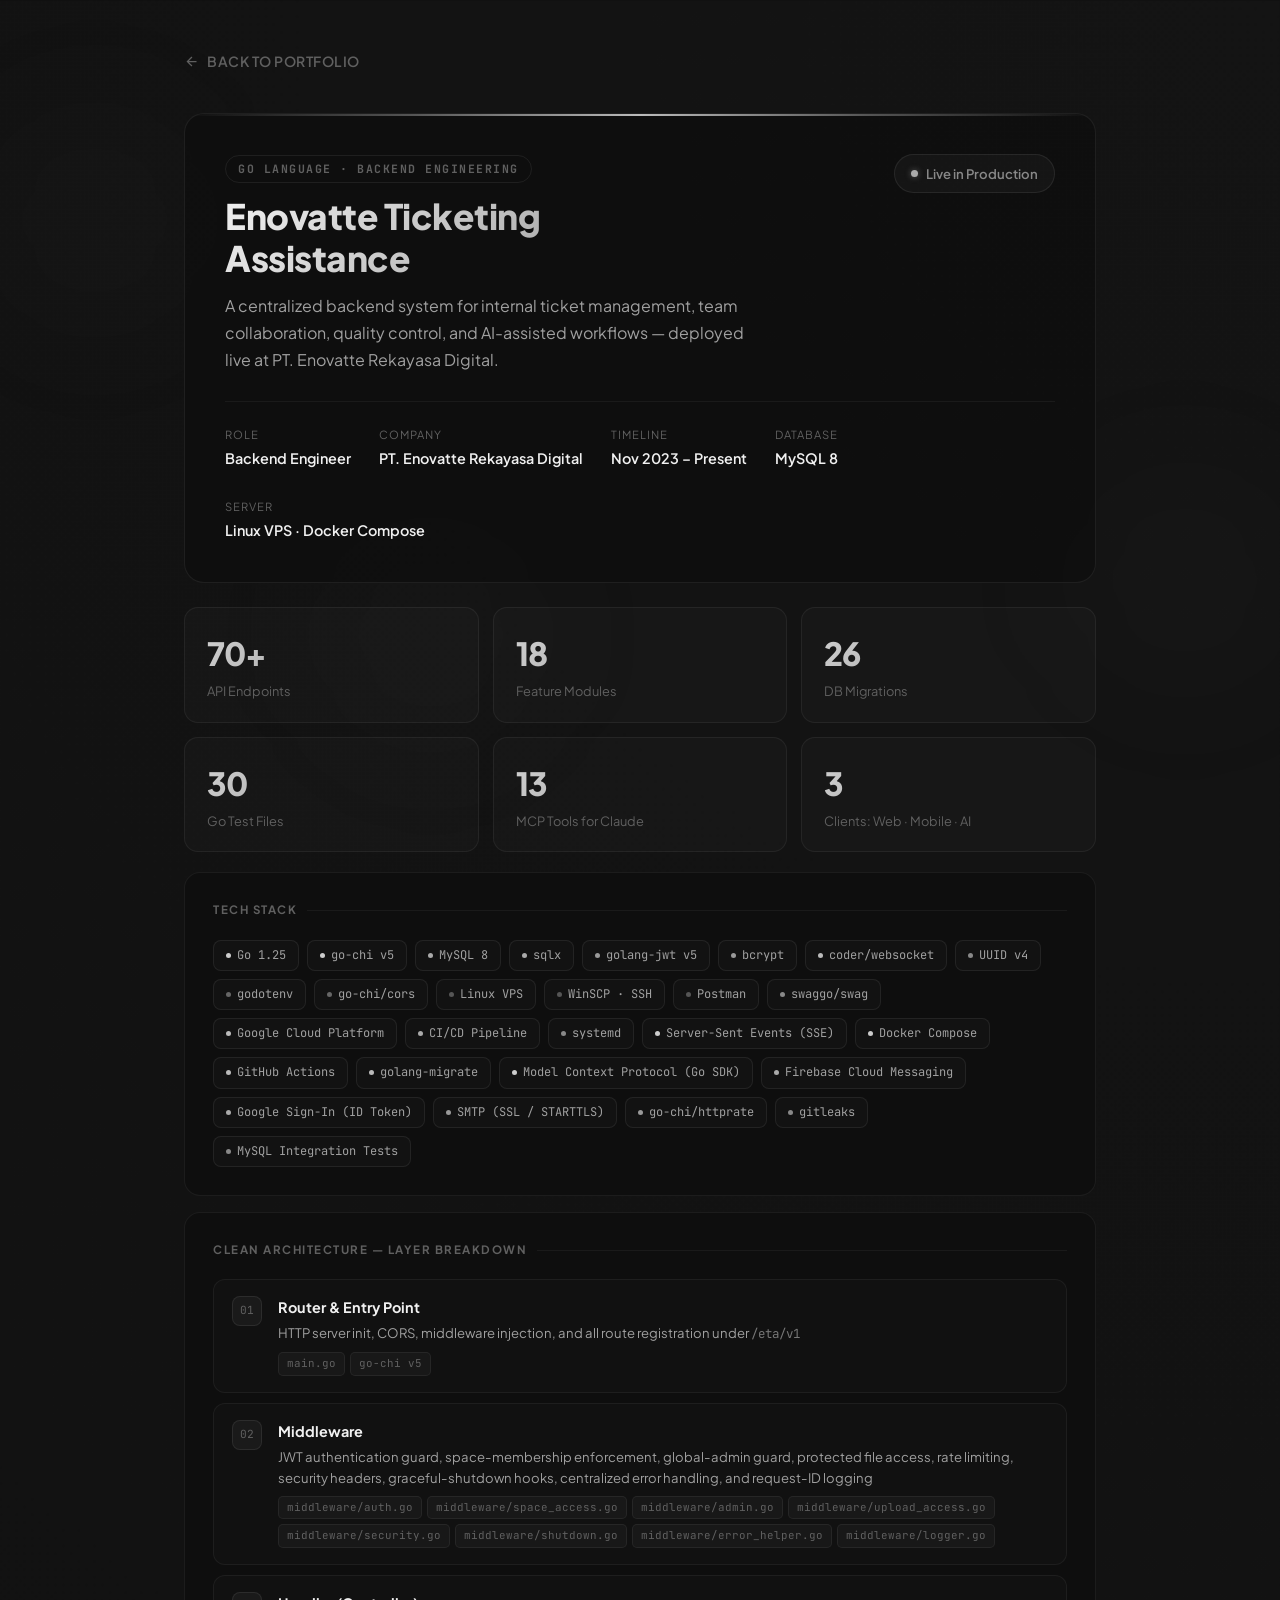
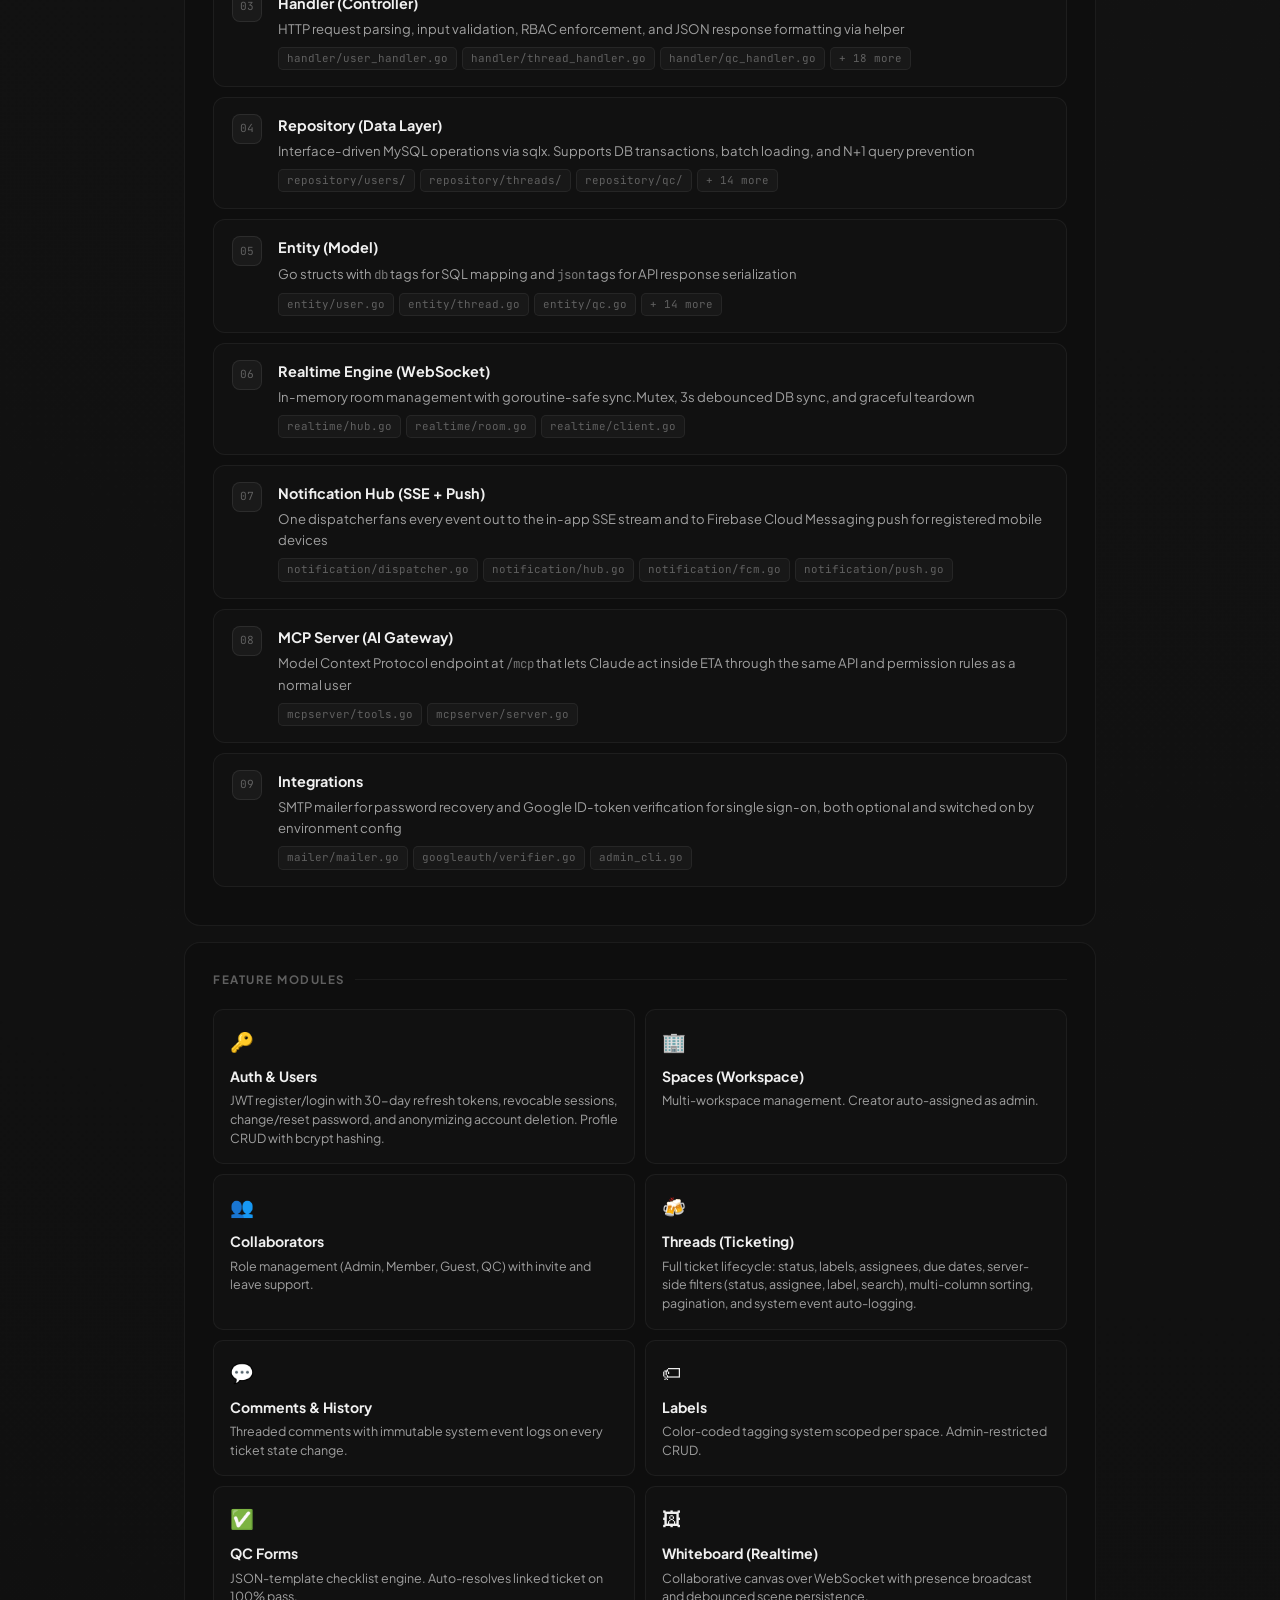
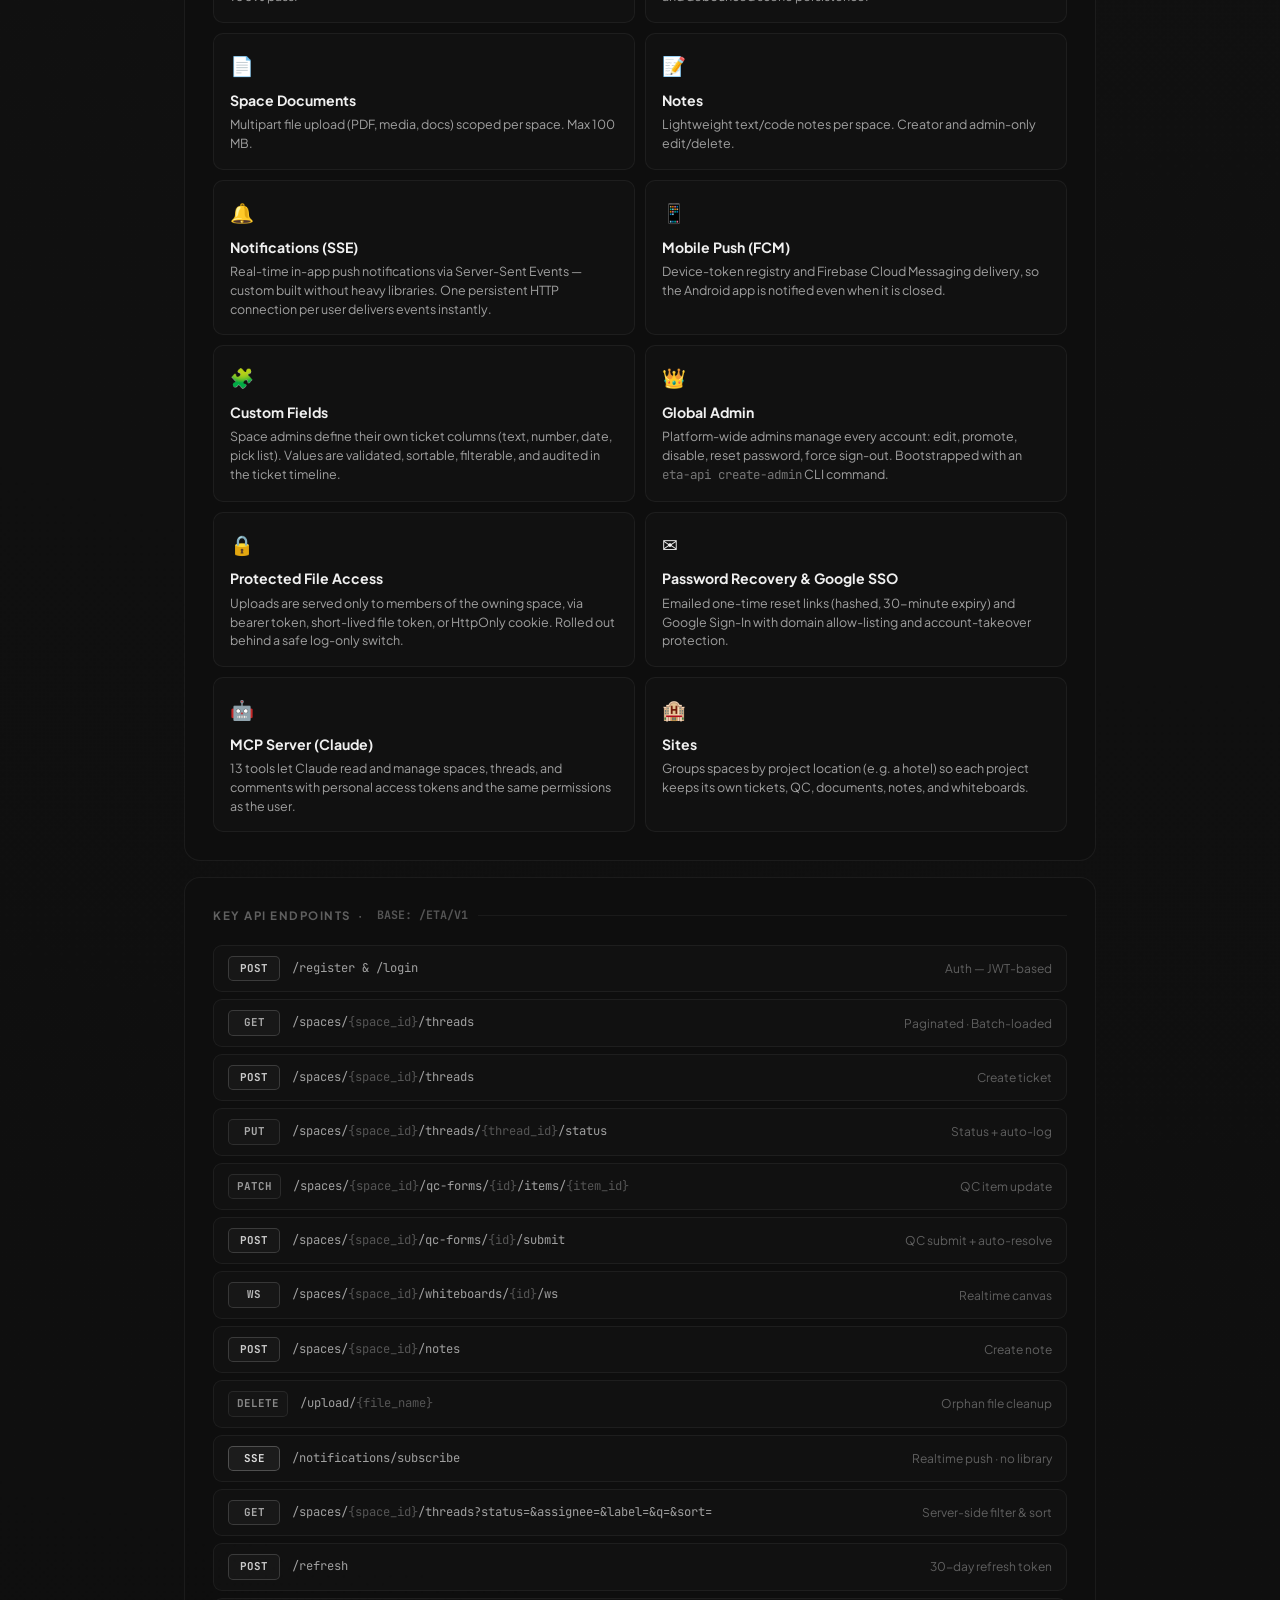
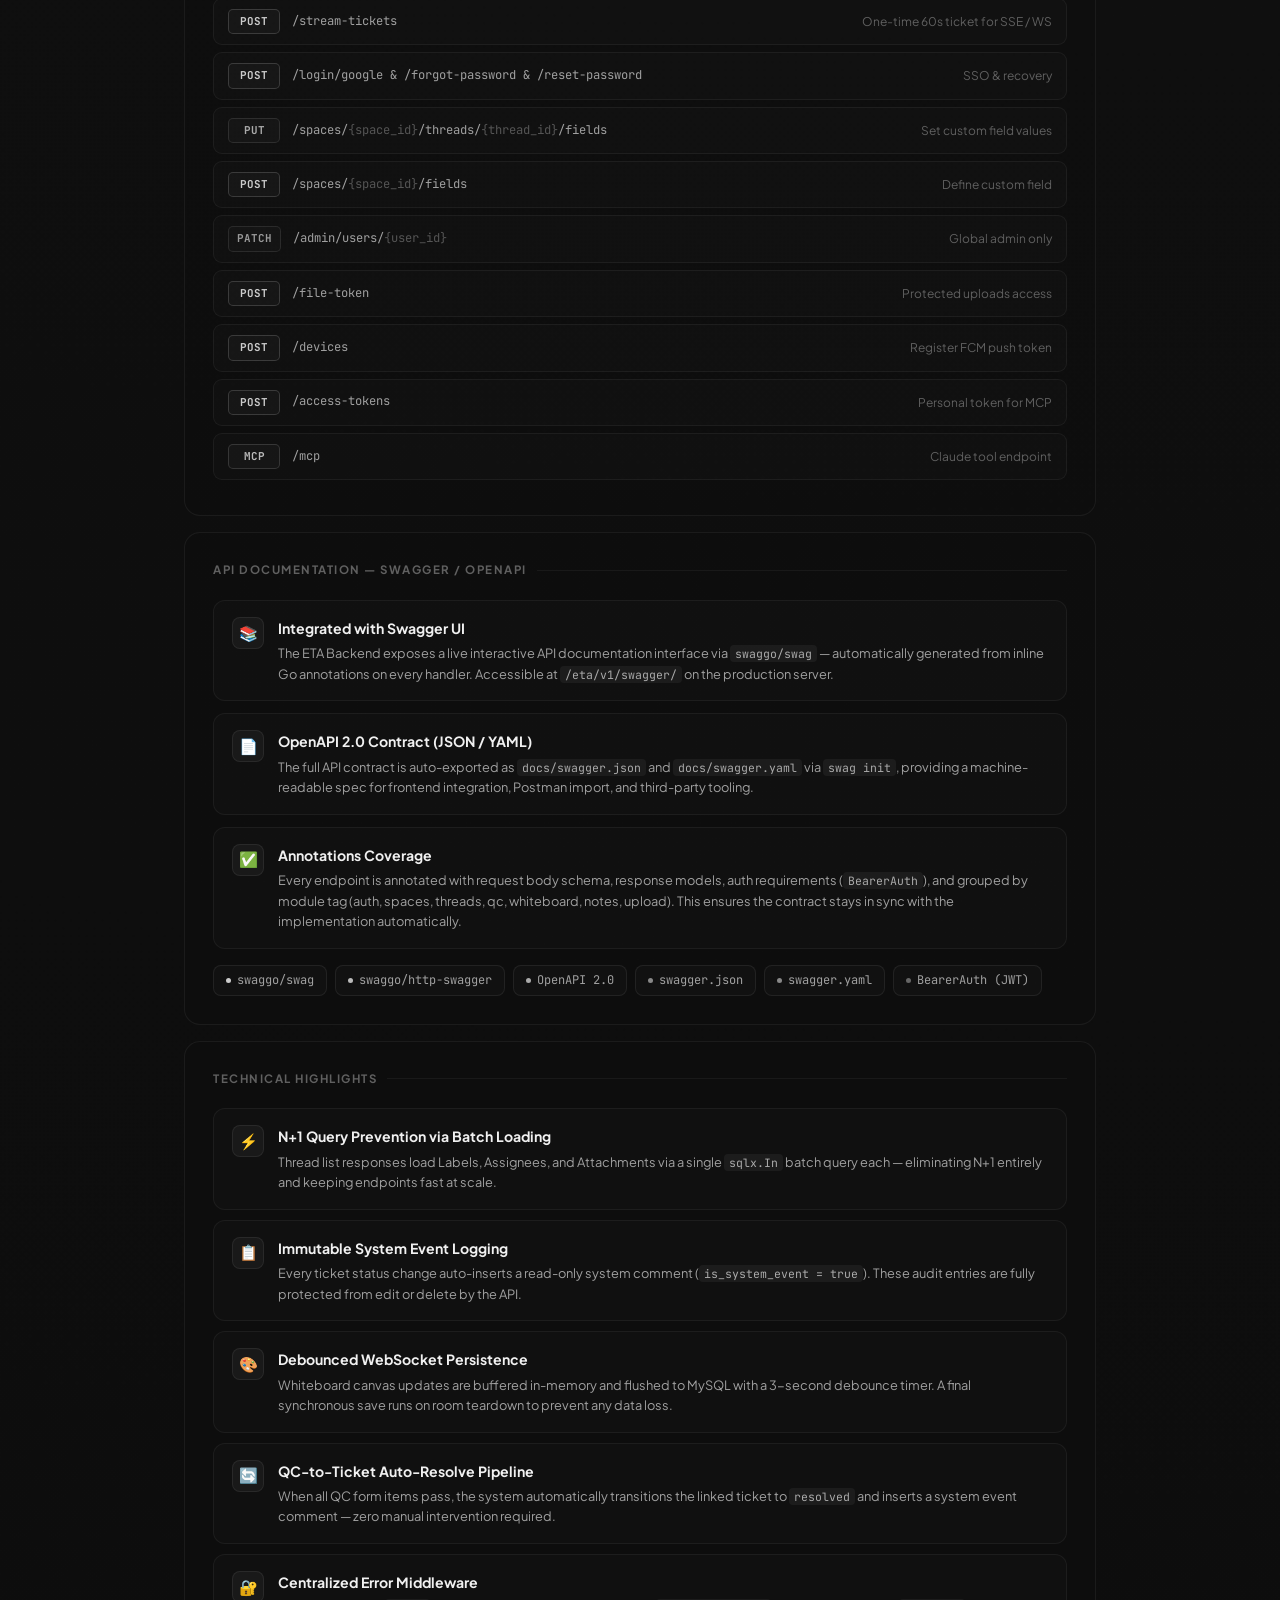
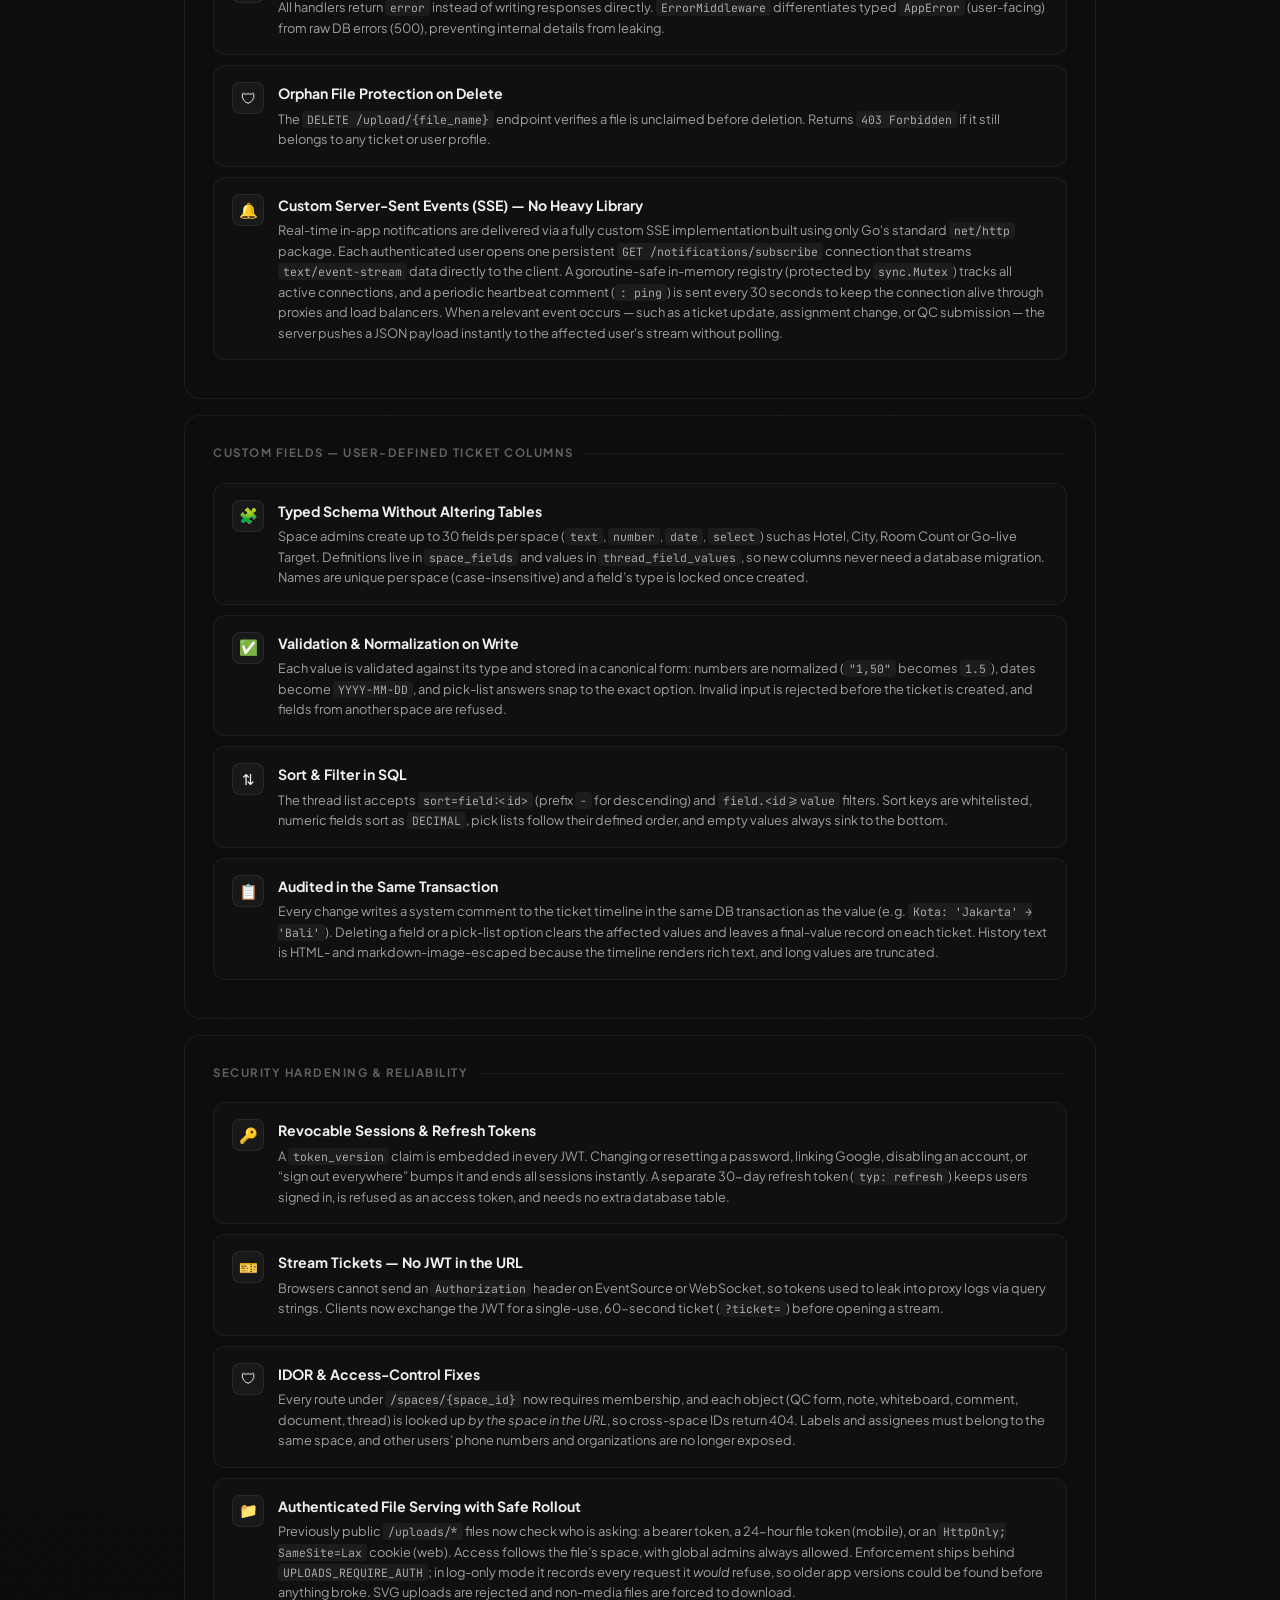
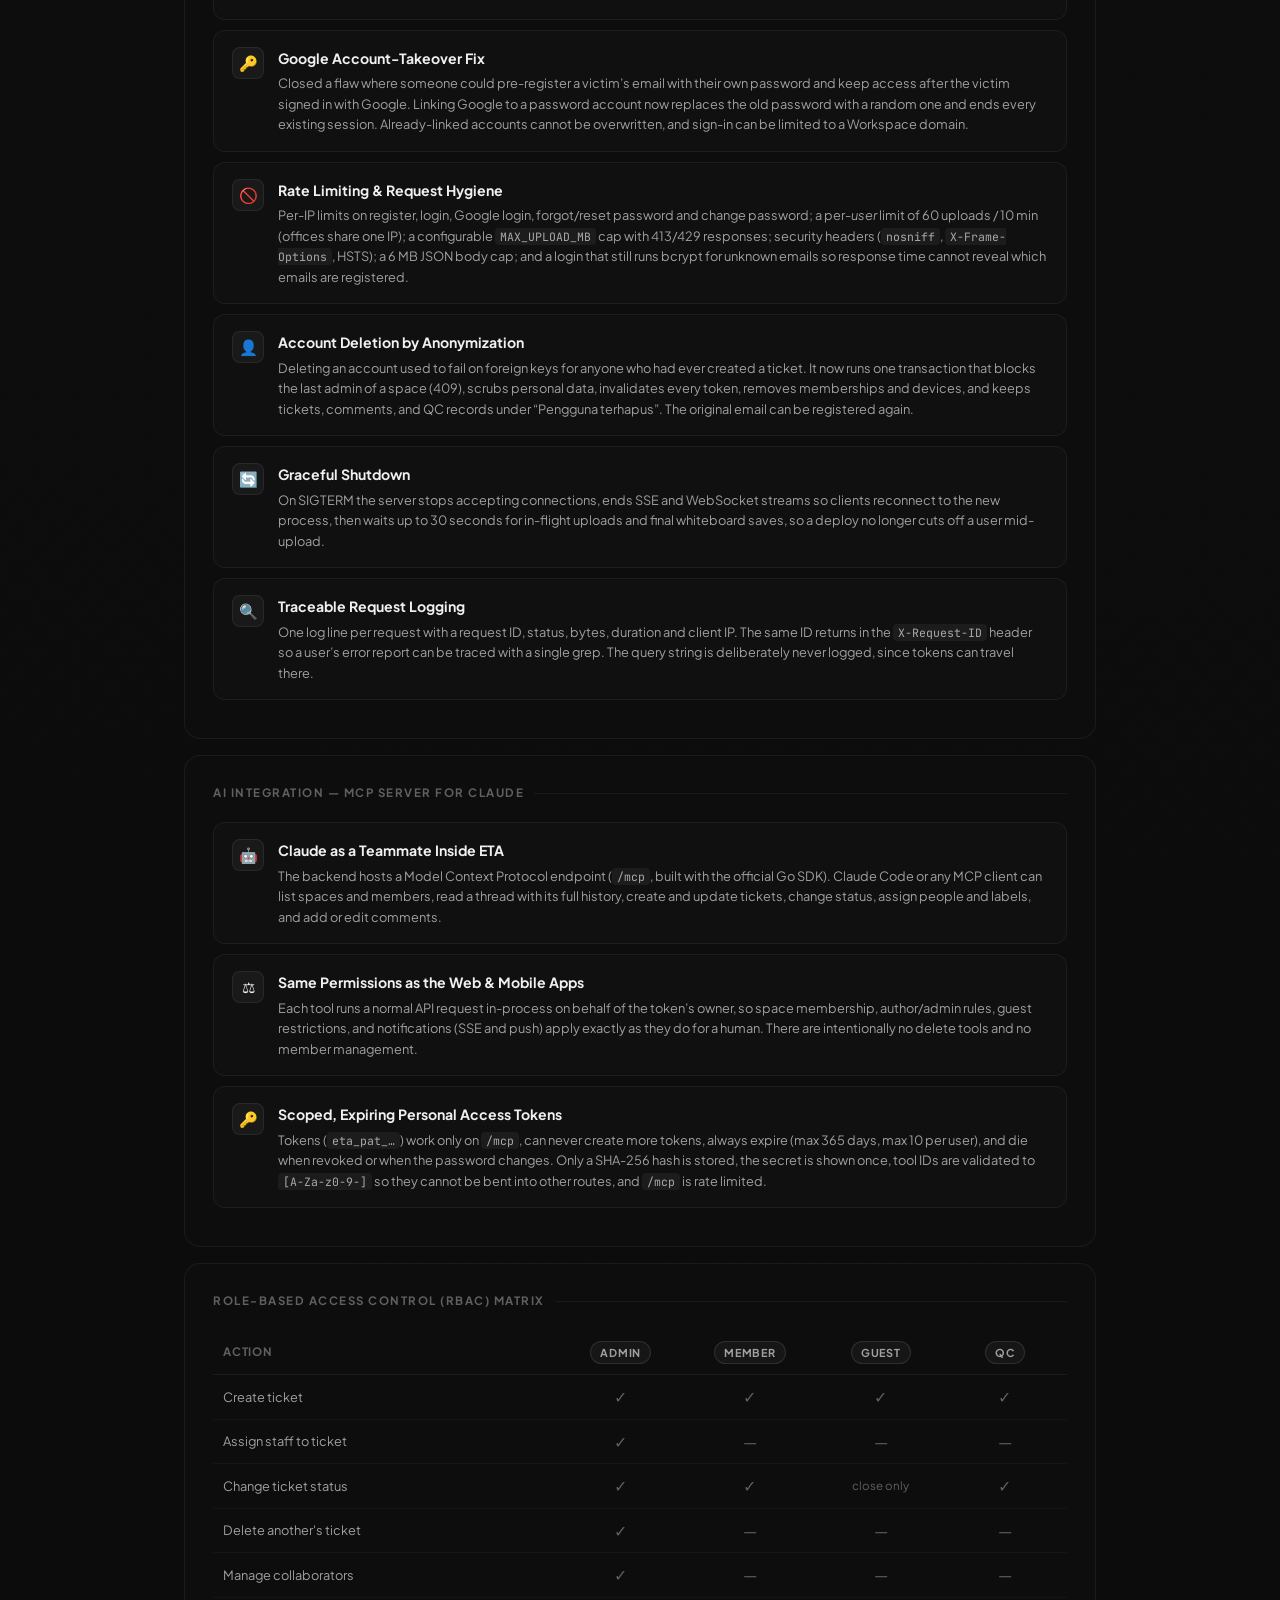
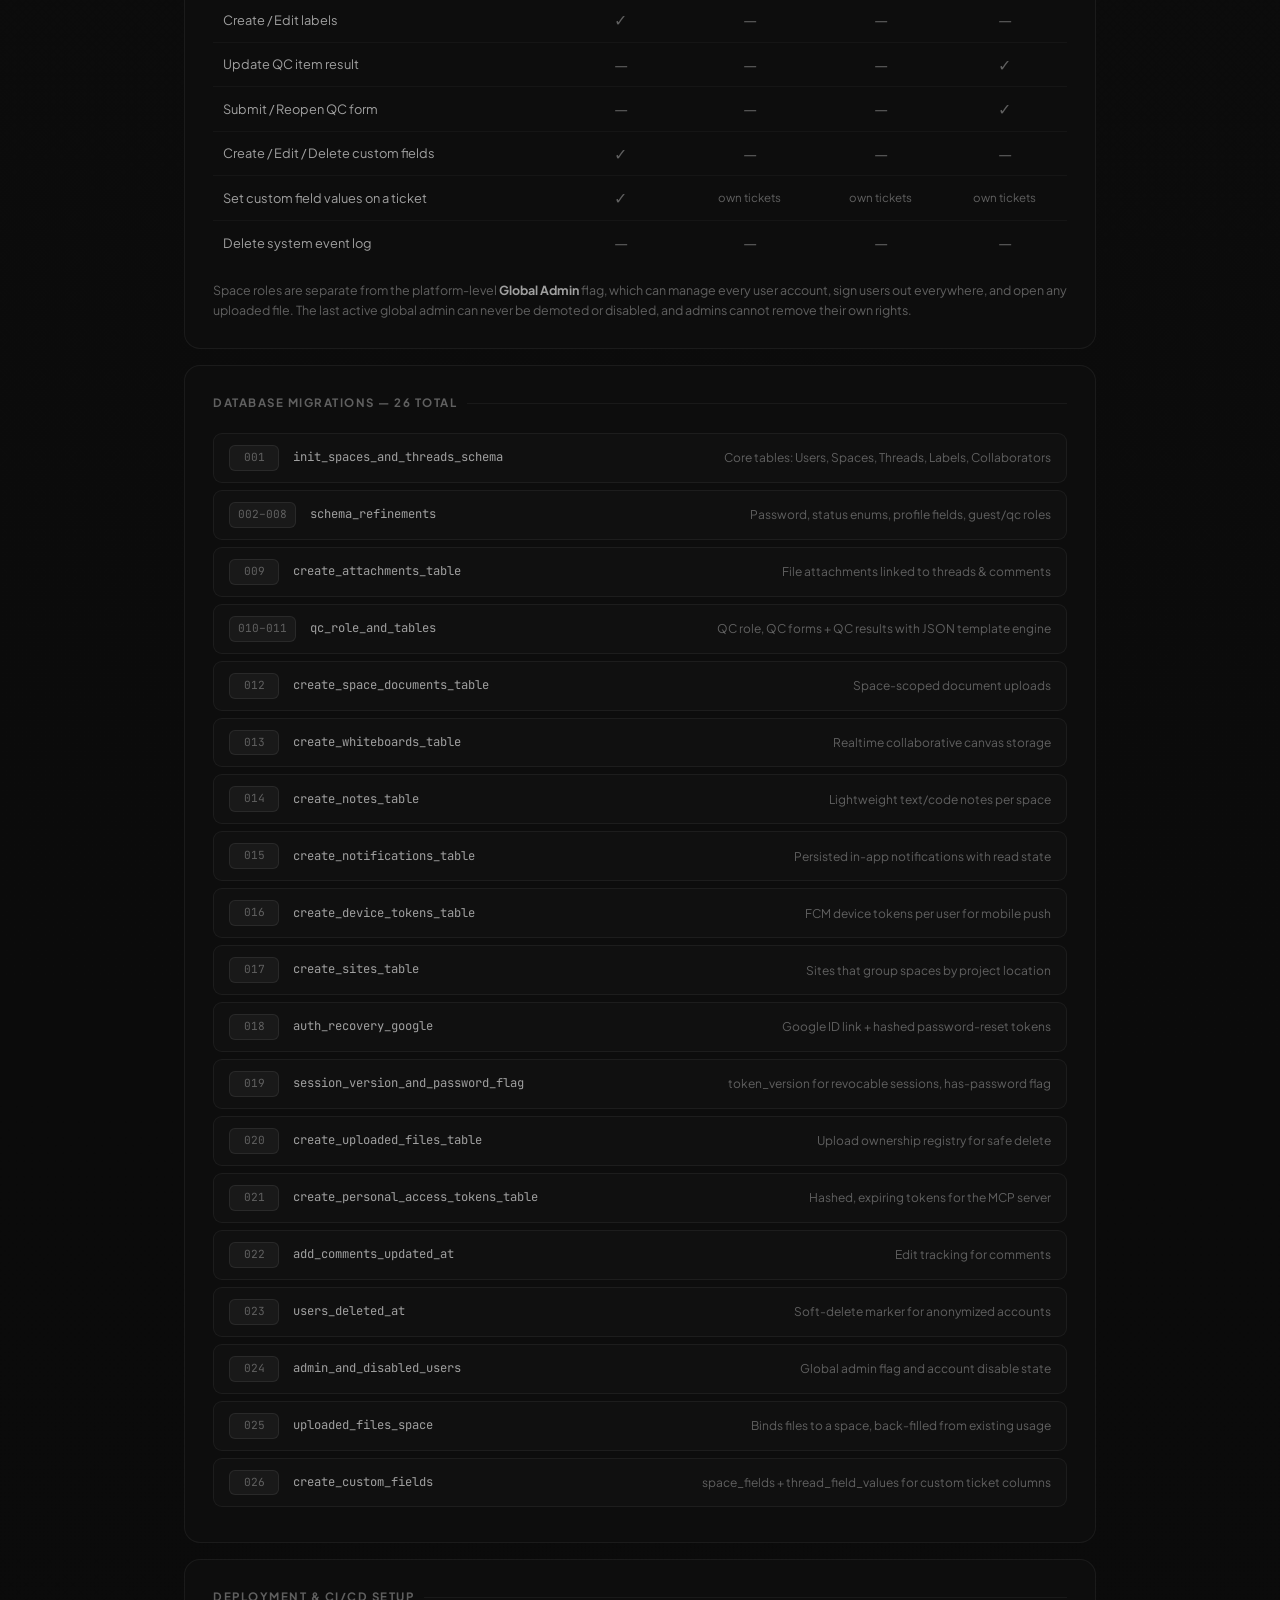
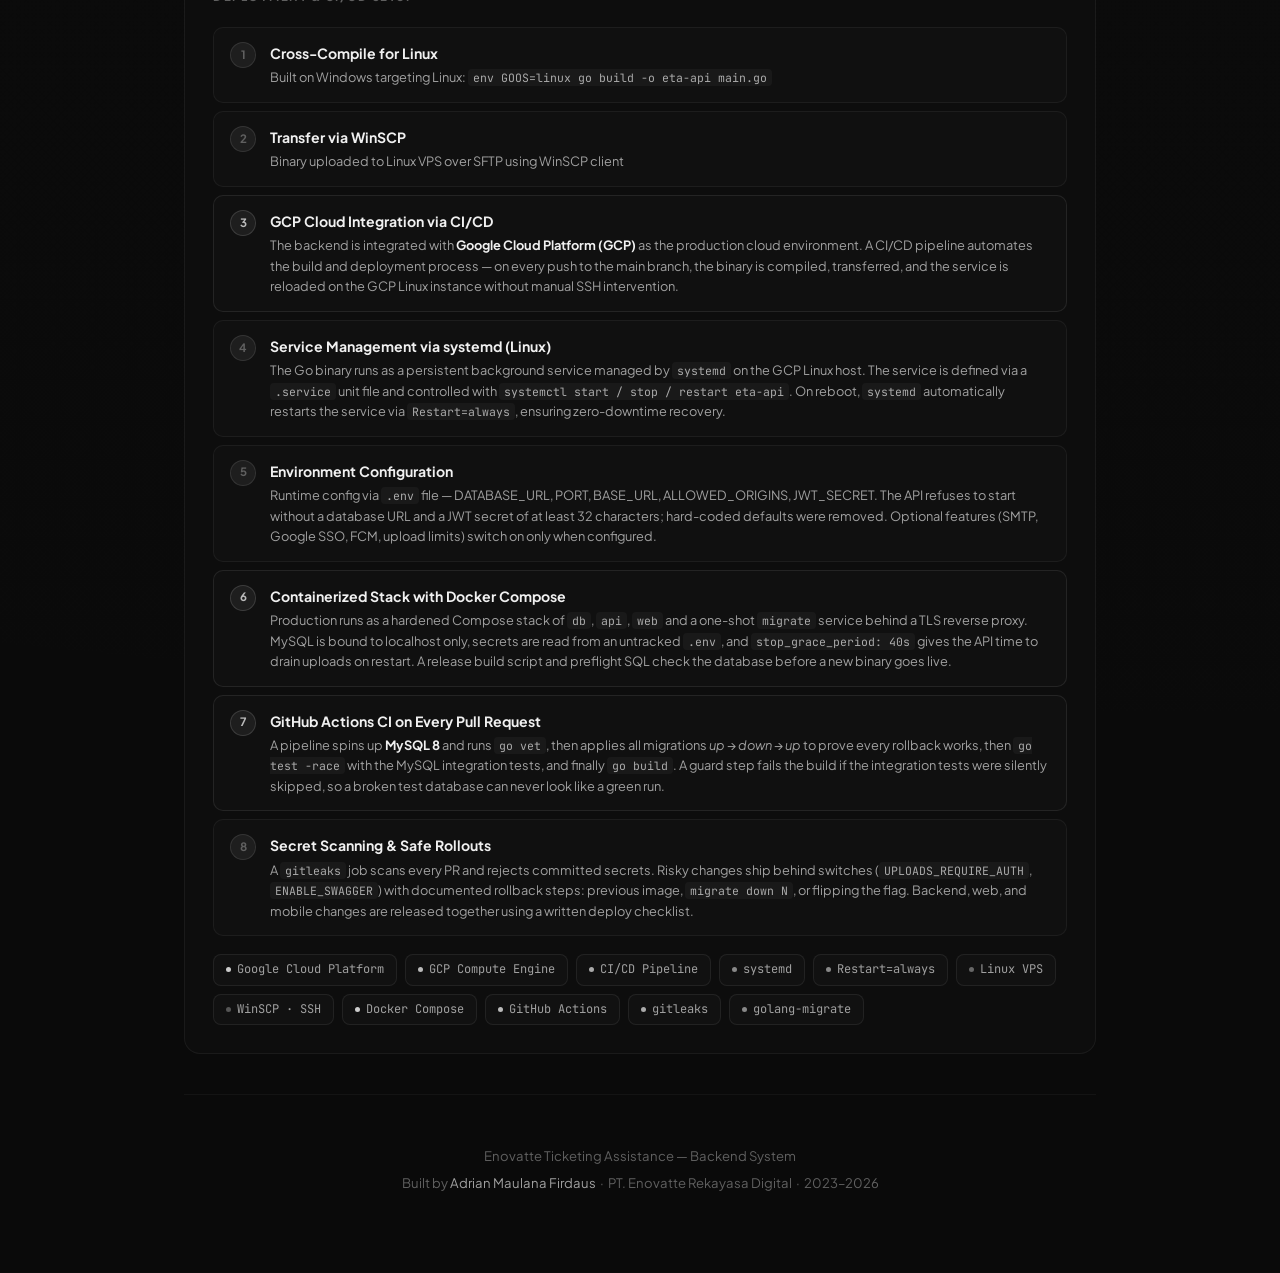
<file: eta-backend.html>
<!DOCTYPE html>
<html lang="en">
<head>
    <meta charset="UTF-8">
    <meta name="viewport" content="width=device-width, initial-scale=1.0">
    <meta name="description" content="Enovatte Ticketing Assistance - Backend System built with Go Language by Adrian Maulana Firdaus">
    <title>ETA Backend · Adrian Maulana Firdaus</title>
    <link rel="preconnect" href="https://fonts.googleapis.com">
    <link href="https://fonts.googleapis.com/css2?family=Plus+Jakarta+Sans:wght@300;400;500;600;700;800&family=JetBrains+Mono:wght@400;500&display=swap" rel="stylesheet">
    <link rel="stylesheet" href="styles.css">
    <style>
        body { padding-bottom: 0; }
        .eta-page { max-width: 960px; margin: 0 auto; padding: 50px 24px 80px; position: relative; }

        .back-link {
            display: inline-flex; align-items: center; gap: 8px;
            color: var(--text-muted); font-size: 0.875rem; font-weight: 600;
            text-decoration: none; margin-bottom: 40px;
            transition: var(--transition-smooth);
            text-transform: uppercase; letter-spacing: 0.5px;
        }
        .back-link:hover { color: var(--text-secondary); }
        .back-link svg { width: 15px; height: 15px; fill: currentColor; }

        .eta-hero {
            background: rgba(14,14,14,0.8); border: 1px solid rgba(255,255,255,0.07);
            border-radius: 20px; padding: 40px; margin-bottom: 24px;
            position: relative; overflow: hidden;
        }
        .eta-hero::before {
            content: ''; position: absolute; top: 0; left: 0; width: 100%; height: 2px;
            background: linear-gradient(90deg, transparent, #555, #bbb, #555, transparent);
        }
        .eta-hero-top {
            display: flex; justify-content: space-between; align-items: flex-start;
            gap: 20px; flex-wrap: wrap; margin-bottom: 28px;
        }
        .eta-label {
            font-size: 0.72rem; font-weight: 700; text-transform: uppercase;
            letter-spacing: 1.5px; color: var(--text-muted);
            border: 1px solid rgba(255,255,255,0.07); padding: 4px 12px; border-radius: 20px;
            display: inline-block; margin-bottom: 12px;
            font-family: 'JetBrains Mono', monospace;
        }
        .eta-hero h1 {
            font-size: 2.2rem; font-weight: 800; letter-spacing: -0.5px;
            background: linear-gradient(135deg, #f0f0f0 0%, #888 100%);
            -webkit-background-clip: text; -webkit-text-fill-color: transparent;
            background-clip: text; line-height: 1.2; margin-bottom: 12px;
        }
        .eta-hero-sub { color: var(--text-secondary); font-size: 1rem; line-height: 1.7; max-width: 520px; }
        .live-pill {
            display: inline-flex; align-items: center; gap: 8px;
            background: rgba(255,255,255,0.03); border: 1px solid rgba(255,255,255,0.08);
            padding: 8px 16px; border-radius: 100px;
            font-size: 0.82rem; font-weight: 600; color: #888; white-space: nowrap;
        }
        .live-dot {
            width: 7px; height: 7px; border-radius: 50%; background: #aaa;
            box-shadow: 0 0 6px rgba(200,200,200,0.4);
            animation: blink 2s ease-in-out infinite;
        }
        @keyframes blink { 0%,100%{opacity:1} 50%{opacity:0.3} }

        .hero-meta { display: flex; flex-wrap: wrap; gap: 28px; padding-top: 24px; border-top: 1px solid rgba(255,255,255,0.05); }
        .m-item { display: flex; flex-direction: column; gap: 3px; }
        .m-label { font-size: 0.7rem; text-transform: uppercase; letter-spacing: 1px; color: var(--text-muted); }
        .m-val { font-size: 0.9rem; font-weight: 600; color: var(--text-primary); }

        /* Stats */
        .eta-stats { display: grid; grid-template-columns: repeat(3, 1fr); gap: 14px; margin-bottom: 20px; }
        .stat-box {
            background: rgba(255,255,255,0.02); border: 1px solid rgba(255,255,255,0.06);
            border-radius: 14px; padding: 20px 22px; transition: var(--transition-smooth);
        }
        .stat-box:hover { border-color: rgba(180,180,180,0.12); transform: translateY(-2px); }
        .stat-num {
            font-size: 2rem; font-weight: 800; letter-spacing: -1px;
            background: var(--accent-gradient);
            -webkit-background-clip: text; -webkit-text-fill-color: transparent; background-clip: text;
        }
        .stat-lbl { font-size: 0.8rem; color: var(--text-muted); margin-top: 2px; }

        /* Cards */
        .e-card {
            background: rgba(14,14,14,0.8); border: 1px solid rgba(255,255,255,0.06);
            border-radius: 16px; padding: 28px; margin-bottom: 16px;
            transition: var(--transition-smooth);
        }
        .e-card:hover { border-color: rgba(150,150,150,0.12); background: rgba(18,18,18,0.8); }

        .sec-hd {
            font-size: 0.72rem; font-weight: 700; text-transform: uppercase;
            letter-spacing: 1.5px; color: var(--text-muted); margin-bottom: 20px;
            display: flex; align-items: center; gap: 10px;
        }
        .sec-hd::after { content: ''; flex: 1; height: 1px; background: rgba(255,255,255,0.05); }

        /* Tech tags */
        .tag-list { display: flex; flex-wrap: wrap; gap: 8px; }
        .t-tag {
            display: inline-flex; align-items: center; gap: 6px;
            font-family: 'JetBrains Mono', monospace; font-size: 0.75rem;
            background: rgba(255,255,255,0.02); border: 1px solid rgba(255,255,255,0.07);
            color: var(--text-secondary); padding: 5px 12px; border-radius: 8px;
            transition: var(--transition-smooth);
        }
        .t-tag:hover { border-color: rgba(180,180,180,0.18); color: var(--text-primary); }
        .t-dot { width: 5px; height: 5px; border-radius: 50%; flex-shrink: 0; }

        /* Arch layers */
        .a-layer {
            display: flex; gap: 16px; align-items: flex-start;
            background: rgba(255,255,255,0.015); border: 1px solid rgba(255,255,255,0.05);
            border-radius: 12px; padding: 16px 18px; margin-bottom: 10px;
            transition: var(--transition-smooth);
        }
        .a-layer:hover { border-color: rgba(150,150,150,0.12); }
        .a-num {
            width: 30px; height: 30px; border-radius: 8px; flex-shrink: 0;
            background: rgba(255,255,255,0.04); border: 1px solid rgba(255,255,255,0.08);
            display: flex; align-items: center; justify-content: center;
            font-family: 'JetBrains Mono', monospace; font-size: 0.7rem; color: var(--text-muted);
        }
        .a-name { font-weight: 700; font-size: 0.9rem; color: var(--text-primary); margin-bottom: 3px; }
        .a-desc { font-size: 0.82rem; color: var(--text-secondary); margin-bottom: 8px; }
        .a-files { display: flex; flex-wrap: wrap; gap: 5px; }
        .ff {
            font-family: 'JetBrains Mono', monospace; font-size: 0.68rem;
            background: rgba(255,255,255,0.03); border: 1px solid rgba(255,255,255,0.06);
            color: var(--text-muted); padding: 2px 8px; border-radius: 5px;
        }
        .ic { font-family: 'JetBrains Mono', monospace; font-size: 0.78rem; color: #777; }

        /* Modules */
        .mod-grid { display: grid; grid-template-columns: 1fr 1fr; gap: 10px; }
        .mod-box {
            background: rgba(255,255,255,0.015); border: 1px solid rgba(255,255,255,0.05);
            border-radius: 10px; padding: 16px; transition: var(--transition-smooth);
        }
        .mod-box:hover { border-color: rgba(150,150,150,0.12); }
        .mod-icon { font-size: 1.2rem; margin-bottom: 8px; }
        .mod-name { font-weight: 700; font-size: 0.88rem; color: var(--text-primary); margin-bottom: 4px; }
        .mod-desc { font-size: 0.78rem; color: var(--text-secondary); line-height: 1.5; }

        /* Endpoints */
        .ep-row {
            display: flex; align-items: center; gap: 12px;
            background: rgba(255,255,255,0.015); border: 1px solid rgba(255,255,255,0.05);
            border-radius: 9px; padding: 10px 14px; margin-bottom: 7px;
            transition: var(--transition-smooth);
        }
        .ep-row:hover { border-color: rgba(150,150,150,0.12); }
        .meth {
            font-family: 'JetBrains Mono', monospace; font-size: 0.68rem; font-weight: 700;
            padding: 3px 8px; border-radius: 5px; min-width: 52px; text-align: center;
            flex-shrink: 0; border: 1px solid;
        }
        .m-g { color: #aaa; border-color: rgba(200,200,200,0.2); background: rgba(200,200,200,0.04); }
        .m-p { color: #ccc; border-color: rgba(220,220,220,0.18); background: rgba(220,220,220,0.03); }
        .m-u { color: #aaa; border-color: rgba(180,180,180,0.15); background: rgba(180,180,180,0.03); }
        .m-d { color: #888; border-color: rgba(150,150,150,0.15); background: rgba(150,150,150,0.03); }
        .m-pa { color: #999; border-color: rgba(170,170,170,0.15); background: rgba(170,170,170,0.03); }
        .m-w { color: #bbb; border-color: rgba(200,200,200,0.18); background: rgba(200,200,200,0.03); }
        .ep-path {
            font-family: 'JetBrains Mono', monospace; font-size: 0.76rem;
            color: var(--text-secondary); flex: 1; overflow: hidden; text-overflow: ellipsis;
        }
        .ep-path em { color: #555; font-style: normal; }
        .ep-note { font-size: 0.75rem; color: var(--text-muted); white-space: nowrap; }

        /* Highlights */
        .hi-box {
            display: flex; gap: 14px; align-items: flex-start; padding: 16px 18px;
            margin-bottom: 10px; background: rgba(255,255,255,0.015);
            border: 1px solid rgba(255,255,255,0.05); border-radius: 12px;
            transition: var(--transition-smooth);
        }
        .hi-box:hover { border-color: rgba(150,150,150,0.12); }
        .hi-ic {
            width: 32px; height: 32px; border-radius: 8px; flex-shrink: 0;
            background: rgba(255,255,255,0.04); border: 1px solid rgba(255,255,255,0.07);
            display: flex; align-items: center; justify-content: center; font-size: 0.95rem;
        }
        .hi-title { font-weight: 700; font-size: 0.88rem; color: var(--text-primary); margin-bottom: 4px; }
        .hi-desc { font-size: 0.8rem; color: var(--text-secondary); line-height: 1.6; }
        .hi-desc code {
            font-family: 'JetBrains Mono', monospace; font-size: 0.72rem;
            background: rgba(255,255,255,0.05); padding: 1px 5px; border-radius: 4px; color: #aaa;
        }

        /* RBAC */
        .rbac-wrap { overflow-x: auto; }
        .rbac-t { width: 100%; border-collapse: collapse; font-size: 0.8rem; }
        .rbac-t th {
            text-align: center; padding: 10px; color: var(--text-muted); font-weight: 700;
            font-size: 0.72rem; text-transform: uppercase; letter-spacing: 0.8px;
            border-bottom: 1px solid rgba(255,255,255,0.06);
        }
        .rbac-t th:first-child { text-align: left; }
        .rbac-t td {
            padding: 9px 10px; text-align: center;
            border-bottom: 1px solid rgba(255,255,255,0.03); color: var(--text-muted);
        }
        .rbac-t td:first-child { text-align: left; color: var(--text-secondary); }
        .rbac-t tr:last-child td { border-bottom: none; }
        .rbac-t tr:hover td { background: rgba(255,255,255,0.02); }
        .ry { color: #aaa; font-size: 1rem; }
        .rn { color: rgba(255,255,255,0.1); font-size: 1rem; }
        .rs { font-size: 0.72rem; color: #555; }
        .role-pill {
            display: inline-block; font-size: 0.68rem; font-weight: 700;
            padding: 2px 9px; border-radius: 20px; border: 1px solid rgba(255,255,255,0.1);
            color: var(--text-secondary); background: rgba(255,255,255,0.04);
        }

        /* Migrations */
        .mig-row {
            display: flex; align-items: center; gap: 14px; padding: 11px 15px;
            margin-bottom: 7px; background: rgba(255,255,255,0.015);
            border: 1px solid rgba(255,255,255,0.05); border-radius: 9px;
            transition: var(--transition-smooth);
        }
        .mig-row:hover { border-color: rgba(150,150,150,0.1); }
        .mig-n {
            font-family: 'JetBrains Mono', monospace; font-size: 0.7rem; color: var(--text-muted);
            background: rgba(255,255,255,0.04); border: 1px solid rgba(255,255,255,0.07);
            border-radius: 6px; padding: 3px 8px; min-width: 50px; text-align: center; flex-shrink: 0;
        }
        .mig-name { font-family: 'JetBrains Mono', monospace; font-size: 0.76rem; color: var(--text-secondary); flex: 1; }
        .mig-desc { font-size: 0.75rem; color: var(--text-muted); text-align: right; }

        /* Deploy */
        .dep-row {
            display: flex; gap: 14px; align-items: flex-start; padding: 14px 16px;
            margin-bottom: 8px; background: rgba(255,255,255,0.015);
            border: 1px solid rgba(255,255,255,0.05); border-radius: 10px;
            transition: var(--transition-smooth);
        }
        .dep-row:hover { border-color: rgba(150,150,150,0.1); }
        .dep-num {
            width: 26px; height: 26px; border-radius: 50%; flex-shrink: 0;
            background: rgba(255,255,255,0.06); border: 1px solid rgba(255,255,255,0.1);
            display: flex; align-items: center; justify-content: center;
            font-size: 0.72rem; font-weight: 700; color: var(--text-muted);
        }
        .dep-title { font-weight: 700; font-size: 0.88rem; color: var(--text-primary); margin-bottom: 3px; }
        .dep-desc { font-size: 0.8rem; color: var(--text-secondary); }
        .dep-desc code {
            font-family: 'JetBrains Mono', monospace; font-size: 0.72rem;
            background: rgba(255,255,255,0.04); padding: 1px 5px; border-radius: 4px; color: #aaa;
        }

        /* Footer */
        .eta-ft {
            text-align: center; padding: 50px 0 0; color: var(--text-muted); font-size: 0.82rem;
            border-top: 1px solid rgba(255,255,255,0.04); margin-top: 40px;
        }
        .eta-ft a { color: var(--text-secondary); transition: var(--transition-smooth); }
        .eta-ft a:hover { color: var(--text-primary); }

        @media(max-width:600px) {
            .eta-stats { grid-template-columns: 1fr; }
            .mod-grid { grid-template-columns: 1fr; }
        }
    </style>
</head>
<body>
    <div class="glow-blob blob-1"></div>
    <div class="glow-blob blob-2"></div>
    <div class="glow-blob blob-3"></div>

    <div class="eta-page">

        <!-- BACK -->
        <a href="index.html" class="back-link">
            <svg viewBox="0 0 24 24"><path d="M20 11H7.83l5.59-5.59L12 4l-8 8 8 8 1.41-1.41L7.83 13H20v-2z"/></svg>
            Back to Portfolio
        </a>

        <!-- HERO -->
        <div class="eta-hero">
            <div class="eta-hero-top">
                <div>
                    <div class="eta-label">Go Language &middot; Backend Engineering</div>
                    <h1>Enovatte Ticketing<br>Assistance</h1>
                    <p class="eta-hero-sub">
                        A centralized backend system for internal ticket management, team collaboration, quality control, and AI-assisted workflows &mdash; deployed live at PT. Enovatte Rekayasa Digital.
                    </p>
                </div>
                <div class="live-pill">
                    <div class="live-dot"></div>
                    Live in Production
                </div>
            </div>
            <div class="hero-meta">
                <div class="m-item"><div class="m-label">Role</div><div class="m-val">Backend Engineer</div></div>
                <div class="m-item"><div class="m-label">Company</div><div class="m-val">PT. Enovatte Rekayasa Digital</div></div>
                <div class="m-item"><div class="m-label">Timeline</div><div class="m-val">Nov 2023 &ndash; Present</div></div>
                <div class="m-item"><div class="m-label">Database</div><div class="m-val">MySQL 8</div></div>
                <div class="m-item"><div class="m-label">Server</div><div class="m-val">Linux VPS &middot; Docker Compose</div></div>
            </div>
        </div>

        <!-- STATS -->
        <div class="eta-stats">
            <div class="stat-box"><div class="stat-num">70+</div><div class="stat-lbl">API Endpoints</div></div>
            <div class="stat-box"><div class="stat-num">18</div><div class="stat-lbl">Feature Modules</div></div>
            <div class="stat-box"><div class="stat-num">26</div><div class="stat-lbl">DB Migrations</div></div>
            <div class="stat-box"><div class="stat-num">30</div><div class="stat-lbl">Go Test Files</div></div>
            <div class="stat-box"><div class="stat-num">13</div><div class="stat-lbl">MCP Tools for Claude</div></div>
            <div class="stat-box"><div class="stat-num">3</div><div class="stat-lbl">Clients: Web &middot; Mobile &middot; AI</div></div>
        </div>

        <!-- TECH STACK -->
        <div class="e-card">
            <div class="sec-hd">Tech Stack</div>
            <div class="tag-list">
                <span class="t-tag"><span class="t-dot" style="background:#ccc"></span>Go 1.25</span>
                <span class="t-tag"><span class="t-dot" style="background:#ccc"></span>go-chi v5</span>
                <span class="t-tag"><span class="t-dot" style="background:#aaa"></span>MySQL 8</span>
                <span class="t-tag"><span class="t-dot" style="background:#aaa"></span>sqlx</span>
                <span class="t-tag"><span class="t-dot" style="background:#999"></span>golang-jwt v5</span>
                <span class="t-tag"><span class="t-dot" style="background:#999"></span>bcrypt</span>
                <span class="t-tag"><span class="t-dot" style="background:#bbb"></span>coder/websocket</span>
                <span class="t-tag"><span class="t-dot" style="background:#888"></span>UUID v4</span>
                <span class="t-tag"><span class="t-dot" style="background:#666"></span>godotenv</span>
                <span class="t-tag"><span class="t-dot" style="background:#666"></span>go-chi/cors</span>
                <span class="t-tag"><span class="t-dot" style="background:#555"></span>Linux VPS</span>
                <span class="t-tag"><span class="t-dot" style="background:#555"></span>WinSCP &middot; SSH</span>
                <span class="t-tag"><span class="t-dot" style="background:#555"></span>Postman</span>
                <span class="t-tag"><span class="t-dot" style="background:#888"></span>swaggo/swag</span>
                <span class="t-tag"><span class="t-dot" style="background:#bbb"></span>Google Cloud Platform</span>
                <span class="t-tag"><span class="t-dot" style="background:#aaa"></span>CI/CD Pipeline</span>
                <span class="t-tag"><span class="t-dot" style="background:#888"></span>systemd</span>
                <span class="t-tag"><span class="t-dot" style="background:#ccc"></span>Server-Sent Events (SSE)</span>
                <span class="t-tag"><span class="t-dot" style="background:#ccc"></span>Docker Compose</span>
                <span class="t-tag"><span class="t-dot" style="background:#bbb"></span>GitHub Actions</span>
                <span class="t-tag"><span class="t-dot" style="background:#bbb"></span>golang-migrate</span>
                <span class="t-tag"><span class="t-dot" style="background:#ccc"></span>Model Context Protocol (Go SDK)</span>
                <span class="t-tag"><span class="t-dot" style="background:#aaa"></span>Firebase Cloud Messaging</span>
                <span class="t-tag"><span class="t-dot" style="background:#aaa"></span>Google Sign-In (ID Token)</span>
                <span class="t-tag"><span class="t-dot" style="background:#999"></span>SMTP (SSL / STARTTLS)</span>
                <span class="t-tag"><span class="t-dot" style="background:#999"></span>go-chi/httprate</span>
                <span class="t-tag"><span class="t-dot" style="background:#888"></span>gitleaks</span>
                <span class="t-tag"><span class="t-dot" style="background:#888"></span>MySQL Integration Tests</span>
            </div>
        </div>

        <!-- ARCHITECTURE -->
        <div class="e-card">
            <div class="sec-hd">Clean Architecture &mdash; Layer Breakdown</div>

            <div class="a-layer">
                <div class="a-num">01</div>
                <div>
                    <div class="a-name">Router &amp; Entry Point</div>
                    <div class="a-desc">HTTP server init, CORS, middleware injection, and all route registration under <span class="ic">/eta/v1</span></div>
                    <div class="a-files"><span class="ff">main.go</span><span class="ff">go-chi v5</span></div>
                </div>
            </div>

            <div class="a-layer">
                <div class="a-num">02</div>
                <div>
                    <div class="a-name">Middleware</div>
                    <div class="a-desc">JWT authentication guard, space-membership enforcement, global-admin guard, protected file access, rate limiting, security headers, graceful-shutdown hooks, centralized error handling, and request-ID logging</div>
                    <div class="a-files">
                        <span class="ff">middleware/auth.go</span>
                        <span class="ff">middleware/space_access.go</span>
                        <span class="ff">middleware/admin.go</span>
                        <span class="ff">middleware/upload_access.go</span>
                        <span class="ff">middleware/security.go</span>
                        <span class="ff">middleware/shutdown.go</span>
                        <span class="ff">middleware/error_helper.go</span>
                        <span class="ff">middleware/logger.go</span>
                    </div>
                </div>
            </div>

            <div class="a-layer">
                <div class="a-num">03</div>
                <div>
                    <div class="a-name">Handler (Controller)</div>
                    <div class="a-desc">HTTP request parsing, input validation, RBAC enforcement, and JSON response formatting via helper</div>
                    <div class="a-files">
                        <span class="ff">handler/user_handler.go</span>
                        <span class="ff">handler/thread_handler.go</span>
                        <span class="ff">handler/qc_handler.go</span>
                        <span class="ff">+ 18 more</span>
                    </div>
                </div>
            </div>

            <div class="a-layer">
                <div class="a-num">04</div>
                <div>
                    <div class="a-name">Repository (Data Layer)</div>
                    <div class="a-desc">Interface-driven MySQL operations via sqlx. Supports DB transactions, batch loading, and N+1 query prevention</div>
                    <div class="a-files">
                        <span class="ff">repository/users/</span>
                        <span class="ff">repository/threads/</span>
                        <span class="ff">repository/qc/</span>
                        <span class="ff">+ 14 more</span>
                    </div>
                </div>
            </div>

            <div class="a-layer">
                <div class="a-num">05</div>
                <div>
                    <div class="a-name">Entity (Model)</div>
                    <div class="a-desc">Go structs with <span class="ic">db</span> tags for SQL mapping and <span class="ic">json</span> tags for API response serialization</div>
                    <div class="a-files">
                        <span class="ff">entity/user.go</span>
                        <span class="ff">entity/thread.go</span>
                        <span class="ff">entity/qc.go</span>
                        <span class="ff">+ 14 more</span>
                    </div>
                </div>
            </div>

            <div class="a-layer">
                <div class="a-num">06</div>
                <div>
                    <div class="a-name">Realtime Engine (WebSocket)</div>
                    <div class="a-desc">In-memory room management with goroutine-safe sync.Mutex, 3s debounced DB sync, and graceful teardown</div>
                    <div class="a-files">
                        <span class="ff">realtime/hub.go</span>
                        <span class="ff">realtime/room.go</span>
                        <span class="ff">realtime/client.go</span>
                    </div>
                </div>
            </div>

            <div class="a-layer">
                <div class="a-num">07</div>
                <div>
                    <div class="a-name">Notification Hub (SSE + Push)</div>
                    <div class="a-desc">One dispatcher fans every event out to the in-app SSE stream and to Firebase Cloud Messaging push for registered mobile devices</div>
                    <div class="a-files">
                        <span class="ff">notification/dispatcher.go</span>
                        <span class="ff">notification/hub.go</span>
                        <span class="ff">notification/fcm.go</span>
                        <span class="ff">notification/push.go</span>
                    </div>
                </div>
            </div>

            <div class="a-layer">
                <div class="a-num">08</div>
                <div>
                    <div class="a-name">MCP Server (AI Gateway)</div>
                    <div class="a-desc">Model Context Protocol endpoint at <span class="ic">/mcp</span> that lets Claude act inside ETA through the same API and permission rules as a normal user</div>
                    <div class="a-files">
                        <span class="ff">mcpserver/tools.go</span>
                        <span class="ff">mcpserver/server.go</span>
                    </div>
                </div>
            </div>

            <div class="a-layer">
                <div class="a-num">09</div>
                <div>
                    <div class="a-name">Integrations</div>
                    <div class="a-desc">SMTP mailer for password recovery and Google ID-token verification for single sign-on, both optional and switched on by environment config</div>
                    <div class="a-files">
                        <span class="ff">mailer/mailer.go</span>
                        <span class="ff">googleauth/verifier.go</span>
                        <span class="ff">admin_cli.go</span>
                    </div>
                </div>
            </div>
        </div>

        <!-- MODULES -->
        <div class="e-card">
            <div class="sec-hd">Feature Modules</div>
            <div class="mod-grid">
                <div class="mod-box">
                    <div class="mod-icon">&#128273;</div>
                    <div class="mod-name">Auth &amp; Users</div>
                    <div class="mod-desc">JWT register/login with 30-day refresh tokens, revocable sessions, change/reset password, and anonymizing account deletion. Profile CRUD with bcrypt hashing.</div>
                </div>
                <div class="mod-box">
                    <div class="mod-icon">&#127970;</div>
                    <div class="mod-name">Spaces (Workspace)</div>
                    <div class="mod-desc">Multi-workspace management. Creator auto-assigned as admin.</div>
                </div>
                <div class="mod-box">
                    <div class="mod-icon">&#128101;</div>
                    <div class="mod-name">Collaborators</div>
                    <div class="mod-desc">Role management (Admin, Member, Guest, QC) with invite and leave support.</div>
                </div>
                <div class="mod-box">
                    <div class="mod-icon">&#127867;</div>
                    <div class="mod-name">Threads (Ticketing)</div>
                    <div class="mod-desc">Full ticket lifecycle: status, labels, assignees, due dates, server-side filters (status, assignee, label, search), multi-column sorting, pagination, and system event auto-logging.</div>
                </div>
                <div class="mod-box">
                    <div class="mod-icon">&#128172;</div>
                    <div class="mod-name">Comments &amp; History</div>
                    <div class="mod-desc">Threaded comments with immutable system event logs on every ticket state change.</div>
                </div>
                <div class="mod-box">
                    <div class="mod-icon">&#127991;</div>
                    <div class="mod-name">Labels</div>
                    <div class="mod-desc">Color-coded tagging system scoped per space. Admin-restricted CRUD.</div>
                </div>
                <div class="mod-box">
                    <div class="mod-icon">&#9989;</div>
                    <div class="mod-name">QC Forms</div>
                    <div class="mod-desc">JSON-template checklist engine. Auto-resolves linked ticket on 100% pass.</div>
                </div>
                <div class="mod-box">
                    <div class="mod-icon">&#128444;</div>
                    <div class="mod-name">Whiteboard (Realtime)</div>
                    <div class="mod-desc">Collaborative canvas over WebSocket with presence broadcast and debounced scene persistence.</div>
                </div>
                <div class="mod-box">
                    <div class="mod-icon">&#128196;</div>
                    <div class="mod-name">Space Documents</div>
                    <div class="mod-desc">Multipart file upload (PDF, media, docs) scoped per space. Max 100 MB.</div>
                </div>
                <div class="mod-box">
                    <div class="mod-icon">&#128221;</div>
                    <div class="mod-name">Notes</div>
                    <div class="mod-desc">Lightweight text/code notes per space. Creator and admin-only edit/delete.</div>
                </div>
                <div class="mod-box">
                    <div class="mod-icon">&#128276;</div>
                    <div class="mod-name">Notifications (SSE)</div>
                    <div class="mod-desc">Real-time in-app push notifications via Server-Sent Events &mdash; custom built without heavy libraries. One persistent HTTP connection per user delivers events instantly.</div>
                </div>
                <div class="mod-box">
                    <div class="mod-icon">&#128241;</div>
                    <div class="mod-name">Mobile Push (FCM)</div>
                    <div class="mod-desc">Device-token registry and Firebase Cloud Messaging delivery, so the Android app is notified even when it is closed.</div>
                </div>
                <div class="mod-box">
                    <div class="mod-icon">&#129513;</div>
                    <div class="mod-name">Custom Fields</div>
                    <div class="mod-desc">Space admins define their own ticket columns (text, number, date, pick list). Values are validated, sortable, filterable, and audited in the ticket timeline.</div>
                </div>
                <div class="mod-box">
                    <div class="mod-icon">&#128081;</div>
                    <div class="mod-name">Global Admin</div>
                    <div class="mod-desc">Platform-wide admins manage every account: edit, promote, disable, reset password, force sign-out. Bootstrapped with an <span class="ic">eta-api create-admin</span> CLI command.</div>
                </div>
                <div class="mod-box">
                    <div class="mod-icon">&#128274;</div>
                    <div class="mod-name">Protected File Access</div>
                    <div class="mod-desc">Uploads are served only to members of the owning space, via bearer token, short-lived file token, or HttpOnly cookie. Rolled out behind a safe log-only switch.</div>
                </div>
                <div class="mod-box">
                    <div class="mod-icon">&#9993;</div>
                    <div class="mod-name">Password Recovery &amp; Google SSO</div>
                    <div class="mod-desc">Emailed one-time reset links (hashed, 30-minute expiry) and Google Sign-In with domain allow-listing and account-takeover protection.</div>
                </div>
                <div class="mod-box">
                    <div class="mod-icon">&#129302;</div>
                    <div class="mod-name">MCP Server (Claude)</div>
                    <div class="mod-desc">13 tools let Claude read and manage spaces, threads, and comments with personal access tokens and the same permissions as the user.</div>
                </div>
                <div class="mod-box">
                    <div class="mod-icon">&#127976;</div>
                    <div class="mod-name">Sites</div>
                    <div class="mod-desc">Groups spaces by project location (e.g. a hotel) so each project keeps its own tickets, QC, documents, notes, and whiteboards.</div>
                </div>
            </div>
        </div>

        <!-- KEY ENDPOINTS -->
        <div class="e-card">
            <div class="sec-hd">Key API Endpoints &nbsp;&middot;&nbsp; <span style="font-family:'JetBrains Mono',monospace;font-size:0.73rem;color:#555;letter-spacing:0">Base: /eta/v1</span></div>

            <div class="ep-row">
                <span class="meth m-p">POST</span>
                <span class="ep-path">/register &amp; /login</span>
                <span class="ep-note">Auth &mdash; JWT-based</span>
            </div>
            <div class="ep-row">
                <span class="meth m-g">GET</span>
                <span class="ep-path">/spaces/<em>{space_id}</em>/threads</span>
                <span class="ep-note">Paginated &middot; Batch-loaded</span>
            </div>
            <div class="ep-row">
                <span class="meth m-p">POST</span>
                <span class="ep-path">/spaces/<em>{space_id}</em>/threads</span>
                <span class="ep-note">Create ticket</span>
            </div>
            <div class="ep-row">
                <span class="meth m-u">PUT</span>
                <span class="ep-path">/spaces/<em>{space_id}</em>/threads/<em>{thread_id}</em>/status</span>
                <span class="ep-note">Status + auto-log</span>
            </div>
            <div class="ep-row">
                <span class="meth m-pa">PATCH</span>
                <span class="ep-path">/spaces/<em>{space_id}</em>/qc-forms/<em>{id}</em>/items/<em>{item_id}</em></span>
                <span class="ep-note">QC item update</span>
            </div>
            <div class="ep-row">
                <span class="meth m-p">POST</span>
                <span class="ep-path">/spaces/<em>{space_id}</em>/qc-forms/<em>{id}</em>/submit</span>
                <span class="ep-note">QC submit + auto-resolve</span>
            </div>
            <div class="ep-row">
                <span class="meth m-w">WS</span>
                <span class="ep-path">/spaces/<em>{space_id}</em>/whiteboards/<em>{id}</em>/ws</span>
                <span class="ep-note">Realtime canvas</span>
            </div>
            <div class="ep-row">
                <span class="meth m-p">POST</span>
                <span class="ep-path">/spaces/<em>{space_id}</em>/notes</span>
                <span class="ep-note">Create note</span>
            </div>
            <div class="ep-row">
                <span class="meth m-d">DELETE</span>
                <span class="ep-path">/upload/<em>{file_name}</em></span>
                <span class="ep-note">Orphan file cleanup</span>
            </div>
            <div class="ep-row">
                <span class="meth m-g" style="color:#ddd;border-color:rgba(230,230,230,0.25);background:rgba(230,230,230,0.05)">SSE</span>
                <span class="ep-path">/notifications/subscribe</span>
                <span class="ep-note">Realtime push &middot; no library</span>
            </div>
            <div class="ep-row">
                <span class="meth m-g">GET</span>
                <span class="ep-path">/spaces/<em>{space_id}</em>/threads?status=&amp;assignee=&amp;label=&amp;q=&amp;sort=</span>
                <span class="ep-note">Server-side filter &amp; sort</span>
            </div>
            <div class="ep-row">
                <span class="meth m-p">POST</span>
                <span class="ep-path">/refresh</span>
                <span class="ep-note">30-day refresh token</span>
            </div>
            <div class="ep-row">
                <span class="meth m-p">POST</span>
                <span class="ep-path">/stream-tickets</span>
                <span class="ep-note">One-time 60s ticket for SSE / WS</span>
            </div>
            <div class="ep-row">
                <span class="meth m-p">POST</span>
                <span class="ep-path">/login/google &amp; /forgot-password &amp; /reset-password</span>
                <span class="ep-note">SSO &amp; recovery</span>
            </div>
            <div class="ep-row">
                <span class="meth m-u">PUT</span>
                <span class="ep-path">/spaces/<em>{space_id}</em>/threads/<em>{thread_id}</em>/fields</span>
                <span class="ep-note">Set custom field values</span>
            </div>
            <div class="ep-row">
                <span class="meth m-p">POST</span>
                <span class="ep-path">/spaces/<em>{space_id}</em>/fields</span>
                <span class="ep-note">Define custom field</span>
            </div>
            <div class="ep-row">
                <span class="meth m-pa">PATCH</span>
                <span class="ep-path">/admin/users/<em>{user_id}</em></span>
                <span class="ep-note">Global admin only</span>
            </div>
            <div class="ep-row">
                <span class="meth m-p">POST</span>
                <span class="ep-path">/file-token</span>
                <span class="ep-note">Protected uploads access</span>
            </div>
            <div class="ep-row">
                <span class="meth m-p">POST</span>
                <span class="ep-path">/devices</span>
                <span class="ep-note">Register FCM push token</span>
            </div>
            <div class="ep-row">
                <span class="meth m-p">POST</span>
                <span class="ep-path">/access-tokens</span>
                <span class="ep-note">Personal token for MCP</span>
            </div>
            <div class="ep-row">
                <span class="meth m-w">MCP</span>
                <span class="ep-path">/mcp</span>
                <span class="ep-note">Claude tool endpoint</span>
            </div>
        </div>

        <!-- SWAGGER API DOCS -->
        <div class="e-card">
            <div class="sec-hd">API Documentation &mdash; Swagger / OpenAPI</div>

            <div class="hi-box" style="margin-bottom:12px">
                <div class="hi-ic">&#128218;</div>
                <div>
                    <div class="hi-title">Integrated with Swagger UI</div>
                    <div class="hi-desc">
                        The ETA Backend exposes a live interactive API documentation interface via <code>swaggo/swag</code> &mdash;
                        automatically generated from inline Go annotations on every handler.
                        Accessible at <code>/eta/v1/swagger/</code> on the production server.
                    </div>
                </div>
            </div>

            <div class="hi-box" style="margin-bottom:12px">
                <div class="hi-ic">&#128196;</div>
                <div>
                    <div class="hi-title">OpenAPI 2.0 Contract (JSON / YAML)</div>
                    <div class="hi-desc">
                        The full API contract is auto-exported as <code>docs/swagger.json</code> and <code>docs/swagger.yaml</code>
                        via <code>swag init</code>, providing a machine-readable spec for frontend integration,
                        Postman import, and third-party tooling.
                    </div>
                </div>
            </div>

            <div class="hi-box" style="margin-bottom:16px">
                <div class="hi-ic">&#9989;</div>
                <div>
                    <div class="hi-title">Annotations Coverage</div>
                    <div class="hi-desc">
                        Every endpoint is annotated with request body schema, response models, auth requirements (<code>BearerAuth</code>),
                        and grouped by module tag (auth, spaces, threads, qc, whiteboard, notes, upload).
                        This ensures the contract stays in sync with the implementation automatically.
                    </div>
                </div>
            </div>

            <!-- Tech tags for Swagger -->
            <div class="tag-list" style="margin-top:4px">
                <span class="t-tag"><span class="t-dot" style="background:#ccc"></span>swaggo/swag</span>
                <span class="t-tag"><span class="t-dot" style="background:#bbb"></span>swaggo/http-swagger</span>
                <span class="t-tag"><span class="t-dot" style="background:#aaa"></span>OpenAPI 2.0</span>
                <span class="t-tag"><span class="t-dot" style="background:#888"></span>swagger.json</span>
                <span class="t-tag"><span class="t-dot" style="background:#888"></span>swagger.yaml</span>
                <span class="t-tag"><span class="t-dot" style="background:#666"></span>BearerAuth (JWT)</span>
            </div>
        </div>

        <!-- HIGHLIGHTS -->
        <div class="e-card">
            <div class="sec-hd">Technical Highlights</div>

            <div class="hi-box">
                <div class="hi-ic">&#9889;</div>
                <div>
                    <div class="hi-title">N+1 Query Prevention via Batch Loading</div>
                    <div class="hi-desc">Thread list responses load Labels, Assignees, and Attachments via a single <code>sqlx.In</code> batch query each &mdash; eliminating N+1 entirely and keeping endpoints fast at scale.</div>
                </div>
            </div>

            <div class="hi-box">
                <div class="hi-ic">&#128203;</div>
                <div>
                    <div class="hi-title">Immutable System Event Logging</div>
                    <div class="hi-desc">Every ticket status change auto-inserts a read-only system comment (<code>is_system_event = true</code>). These audit entries are fully protected from edit or delete by the API.</div>
                </div>
            </div>

            <div class="hi-box">
                <div class="hi-ic">&#127912;</div>
                <div>
                    <div class="hi-title">Debounced WebSocket Persistence</div>
                    <div class="hi-desc">Whiteboard canvas updates are buffered in-memory and flushed to MySQL with a 3-second debounce timer. A final synchronous save runs on room teardown to prevent any data loss.</div>
                </div>
            </div>

            <div class="hi-box">
                <div class="hi-ic">&#128260;</div>
                <div>
                    <div class="hi-title">QC-to-Ticket Auto-Resolve Pipeline</div>
                    <div class="hi-desc">When all QC form items pass, the system automatically transitions the linked ticket to <code>resolved</code> and inserts a system event comment &mdash; zero manual intervention required.</div>
                </div>
            </div>

            <div class="hi-box">
                <div class="hi-ic">&#128272;</div>
                <div>
                    <div class="hi-title">Centralized Error Middleware</div>
                    <div class="hi-desc">All handlers return <code>error</code> instead of writing responses directly. <code>ErrorMiddleware</code> differentiates typed <code>AppError</code> (user-facing) from raw DB errors (500), preventing internal details from leaking.</div>
                </div>
            </div>

            <div class="hi-box">
                <div class="hi-ic">&#128737;</div>
                <div>
                    <div class="hi-title">Orphan File Protection on Delete</div>
                    <div class="hi-desc">The <code>DELETE /upload/{file_name}</code> endpoint verifies a file is unclaimed before deletion. Returns <code>403 Forbidden</code> if it still belongs to any ticket or user profile.</div>
                </div>
            </div>

            <div class="hi-box">
                <div class="hi-ic">&#128276;</div>
                <div>
                    <div class="hi-title">Custom Server-Sent Events (SSE) — No Heavy Library</div>
                    <div class="hi-desc">
                        Real-time in-app notifications are delivered via a fully custom SSE implementation built using only Go's standard <code>net/http</code> package.
                        Each authenticated user opens one persistent <code>GET /notifications/subscribe</code> connection that streams
                        <code>text/event-stream</code> data directly to the client.
                        A goroutine-safe in-memory registry (protected by <code>sync.Mutex</code>) tracks all active connections,
                        and a periodic heartbeat comment (<code>: ping</code>) is sent every 30 seconds to keep the connection alive through proxies and load balancers.
                        When a relevant event occurs &mdash; such as a ticket update, assignment change, or QC submission &mdash; the server pushes a JSON payload
                        instantly to the affected user's stream without polling.
                    </div>
                </div>
            </div>
        </div>

        <!-- CUSTOM FIELDS -->
        <div class="e-card">
            <div class="sec-hd">Custom Fields &mdash; User-Defined Ticket Columns</div>

            <div class="hi-box">
                <div class="hi-ic">&#129513;</div>
                <div>
                    <div class="hi-title">Typed Schema Without Altering Tables</div>
                    <div class="hi-desc">Space admins create up to 30 fields per space (<code>text</code>, <code>number</code>, <code>date</code>, <code>select</code>) such as Hotel, City, Room Count or Go-live Target. Definitions live in <code>space_fields</code> and values in <code>thread_field_values</code>, so new columns never need a database migration. Names are unique per space (case-insensitive) and a field&rsquo;s type is locked once created.</div>
                </div>
            </div>

            <div class="hi-box">
                <div class="hi-ic">&#9989;</div>
                <div>
                    <div class="hi-title">Validation &amp; Normalization on Write</div>
                    <div class="hi-desc">Each value is validated against its type and stored in a canonical form: numbers are normalized (<code>"1,50"</code> becomes <code>1.5</code>), dates become <code>YYYY-MM-DD</code>, and pick-list answers snap to the exact option. Invalid input is rejected before the ticket is created, and fields from another space are refused.</div>
                </div>
            </div>

            <div class="hi-box">
                <div class="hi-ic">&#8645;</div>
                <div>
                    <div class="hi-title">Sort &amp; Filter in SQL</div>
                    <div class="hi-desc">The thread list accepts <code>sort=field:&lt;id&gt;</code> (prefix <code>-</code> for descending) and <code>field.&lt;id&gt;=value</code> filters. Sort keys are whitelisted, numeric fields sort as <code>DECIMAL</code>, pick lists follow their defined order, and empty values always sink to the bottom.</div>
                </div>
            </div>

            <div class="hi-box">
                <div class="hi-ic">&#128203;</div>
                <div>
                    <div class="hi-title">Audited in the Same Transaction</div>
                    <div class="hi-desc">Every change writes a system comment to the ticket timeline in the same DB transaction as the value (e.g. <code>Kota: 'Jakarta' &rarr; 'Bali'</code>). Deleting a field or a pick-list option clears the affected values and leaves a final-value record on each ticket. History text is HTML- and markdown-image-escaped because the timeline renders rich text, and long values are truncated.</div>
                </div>
            </div>
        </div>

        <!-- SECURITY & RELIABILITY -->
        <div class="e-card">
            <div class="sec-hd">Security Hardening &amp; Reliability</div>

            <div class="hi-box">
                <div class="hi-ic">&#128273;</div>
                <div>
                    <div class="hi-title">Revocable Sessions &amp; Refresh Tokens</div>
                    <div class="hi-desc">A <code>token_version</code> claim is embedded in every JWT. Changing or resetting a password, linking Google, disabling an account, or &ldquo;sign out everywhere&rdquo; bumps it and ends all sessions instantly. A separate 30-day refresh token (<code>typ: refresh</code>) keeps users signed in, is refused as an access token, and needs no extra database table.</div>
                </div>
            </div>

            <div class="hi-box">
                <div class="hi-ic">&#127915;</div>
                <div>
                    <div class="hi-title">Stream Tickets &mdash; No JWT in the URL</div>
                    <div class="hi-desc">Browsers cannot send an <code>Authorization</code> header on EventSource or WebSocket, so tokens used to leak into proxy logs via query strings. Clients now exchange the JWT for a single-use, 60-second ticket (<code>?ticket=</code>) before opening a stream.</div>
                </div>
            </div>

            <div class="hi-box">
                <div class="hi-ic">&#128737;</div>
                <div>
                    <div class="hi-title">IDOR &amp; Access-Control Fixes</div>
                    <div class="hi-desc">Every route under <code>/spaces/{space_id}</code> now requires membership, and each object (QC form, note, whiteboard, comment, document, thread) is looked up <em>by the space in the URL</em>, so cross-space IDs return 404. Labels and assignees must belong to the same space, and other users&rsquo; phone numbers and organizations are no longer exposed.</div>
                </div>
            </div>

            <div class="hi-box">
                <div class="hi-ic">&#128193;</div>
                <div>
                    <div class="hi-title">Authenticated File Serving with Safe Rollout</div>
                    <div class="hi-desc">Previously public <code>/uploads/*</code> files now check who is asking: a bearer token, a 24-hour file token (mobile), or an <code>HttpOnly; SameSite=Lax</code> cookie (web). Access follows the file&rsquo;s space, with global admins always allowed. Enforcement ships behind <code>UPLOADS_REQUIRE_AUTH</code>; in log-only mode it records every request it <em>would</em> refuse, so older app versions could be found before anything broke. SVG uploads are rejected and non-media files are forced to download.</div>
                </div>
            </div>

            <div class="hi-box">
                <div class="hi-ic">&#128273;</div>
                <div>
                    <div class="hi-title">Google Account-Takeover Fix</div>
                    <div class="hi-desc">Closed a flaw where someone could pre-register a victim&rsquo;s email with their own password and keep access after the victim signed in with Google. Linking Google to a password account now replaces the old password with a random one and ends every existing session. Already-linked accounts cannot be overwritten, and sign-in can be limited to a Workspace domain.</div>
                </div>
            </div>

            <div class="hi-box">
                <div class="hi-ic">&#128683;</div>
                <div>
                    <div class="hi-title">Rate Limiting &amp; Request Hygiene</div>
                    <div class="hi-desc">Per-IP limits on register, login, Google login, forgot/reset password and change password; a per-<em>user</em> limit of 60 uploads / 10 min (offices share one IP); a configurable <code>MAX_UPLOAD_MB</code> cap with 413/429 responses; security headers (<code>nosniff</code>, <code>X-Frame-Options</code>, HSTS); a 6 MB JSON body cap; and a login that still runs bcrypt for unknown emails so response time cannot reveal which emails are registered.</div>
                </div>
            </div>

            <div class="hi-box">
                <div class="hi-ic">&#128100;</div>
                <div>
                    <div class="hi-title">Account Deletion by Anonymization</div>
                    <div class="hi-desc">Deleting an account used to fail on foreign keys for anyone who had ever created a ticket. It now runs one transaction that blocks the last admin of a space (409), scrubs personal data, invalidates every token, removes memberships and devices, and keeps tickets, comments, and QC records under &ldquo;Pengguna terhapus&rdquo;. The original email can be registered again.</div>
                </div>
            </div>

            <div class="hi-box">
                <div class="hi-ic">&#128260;</div>
                <div>
                    <div class="hi-title">Graceful Shutdown</div>
                    <div class="hi-desc">On SIGTERM the server stops accepting connections, ends SSE and WebSocket streams so clients reconnect to the new process, then waits up to 30 seconds for in-flight uploads and final whiteboard saves, so a deploy no longer cuts off a user mid-upload.</div>
                </div>
            </div>

            <div class="hi-box">
                <div class="hi-ic">&#128269;</div>
                <div>
                    <div class="hi-title">Traceable Request Logging</div>
                    <div class="hi-desc">One log line per request with a request ID, status, bytes, duration and client IP. The same ID returns in the <code>X-Request-ID</code> header so a user&rsquo;s error report can be traced with a single grep. The query string is deliberately never logged, since tokens can travel there.</div>
                </div>
            </div>
        </div>

        <!-- MCP -->
        <div class="e-card">
            <div class="sec-hd">AI Integration &mdash; MCP Server for Claude</div>

            <div class="hi-box">
                <div class="hi-ic">&#129302;</div>
                <div>
                    <div class="hi-title">Claude as a Teammate Inside ETA</div>
                    <div class="hi-desc">The backend hosts a Model Context Protocol endpoint (<code>/mcp</code>, built with the official Go SDK). Claude Code or any MCP client can list spaces and members, read a thread with its full history, create and update tickets, change status, assign people and labels, and add or edit comments.</div>
                </div>
            </div>

            <div class="hi-box">
                <div class="hi-ic">&#9878;</div>
                <div>
                    <div class="hi-title">Same Permissions as the Web &amp; Mobile Apps</div>
                    <div class="hi-desc">Each tool runs a normal API request in-process on behalf of the token&rsquo;s owner, so space membership, author/admin rules, guest restrictions, and notifications (SSE and push) apply exactly as they do for a human. There are intentionally no delete tools and no member management.</div>
                </div>
            </div>

            <div class="hi-box">
                <div class="hi-ic">&#128273;</div>
                <div>
                    <div class="hi-title">Scoped, Expiring Personal Access Tokens</div>
                    <div class="hi-desc">Tokens (<code>eta_pat_&hellip;</code>) work only on <code>/mcp</code>, can never create more tokens, always expire (max 365 days, max 10 per user), and die when revoked or when the password changes. Only a SHA-256 hash is stored, the secret is shown once, tool IDs are validated to <code>[A-Za-z0-9-]</code> so they cannot be bent into other routes, and <code>/mcp</code> is rate limited.</div>
                </div>
            </div>
        </div>

        <!-- RBAC -->
        <div class="e-card">
            <div class="sec-hd">Role-Based Access Control (RBAC) Matrix</div>
            <div class="rbac-wrap">
                <table class="rbac-t">
                    <thead>
                        <tr>
                            <th>Action</th>
                            <th><span class="role-pill">Admin</span></th>
                            <th><span class="role-pill">Member</span></th>
                            <th><span class="role-pill">Guest</span></th>
                            <th><span class="role-pill">QC</span></th>
                        </tr>
                    </thead>
                    <tbody>
                        <tr><td>Create ticket</td><td class="ry">&#10003;</td><td class="ry">&#10003;</td><td class="ry">&#10003;</td><td class="ry">&#10003;</td></tr>
                        <tr><td>Assign staff to ticket</td><td class="ry">&#10003;</td><td class="rn">&mdash;</td><td class="rn">&mdash;</td><td class="rn">&mdash;</td></tr>
                        <tr><td>Change ticket status</td><td class="ry">&#10003;</td><td class="ry">&#10003;</td><td class="rs">close only</td><td class="ry">&#10003;</td></tr>
                        <tr><td>Delete another's ticket</td><td class="ry">&#10003;</td><td class="rn">&mdash;</td><td class="rn">&mdash;</td><td class="rn">&mdash;</td></tr>
                        <tr><td>Manage collaborators</td><td class="ry">&#10003;</td><td class="rn">&mdash;</td><td class="rn">&mdash;</td><td class="rn">&mdash;</td></tr>
                        <tr><td>Create / Edit labels</td><td class="ry">&#10003;</td><td class="rn">&mdash;</td><td class="rn">&mdash;</td><td class="rn">&mdash;</td></tr>
                        <tr><td>Update QC item result</td><td class="rn">&mdash;</td><td class="rn">&mdash;</td><td class="rn">&mdash;</td><td class="ry">&#10003;</td></tr>
                        <tr><td>Submit / Reopen QC form</td><td class="rn">&mdash;</td><td class="rn">&mdash;</td><td class="rn">&mdash;</td><td class="ry">&#10003;</td></tr>
                        <tr><td>Create / Edit / Delete custom fields</td><td class="ry">&#10003;</td><td class="rn">&mdash;</td><td class="rn">&mdash;</td><td class="rn">&mdash;</td></tr>
                        <tr><td>Set custom field values on a ticket</td><td class="ry">&#10003;</td><td class="rs">own tickets</td><td class="rs">own tickets</td><td class="rs">own tickets</td></tr>
                        <tr><td>Delete system event log</td><td class="rn">&mdash;</td><td class="rn">&mdash;</td><td class="rn">&mdash;</td><td class="rn">&mdash;</td></tr>
                    </tbody>
                </table>
            </div>
            <p style="font-size:0.78rem;color:var(--text-muted);margin-top:16px;line-height:1.6">
                Space roles are separate from the platform-level <strong style="color:var(--text-secondary)">Global Admin</strong> flag, which can manage every user account, sign users out everywhere, and open any uploaded file. The last active global admin can never be demoted or disabled, and admins cannot remove their own rights.
            </p>
        </div>

        <!-- MIGRATIONS -->
        <div class="e-card">
            <div class="sec-hd">Database Migrations &mdash; 26 Total</div>
            <div class="mig-row"><div class="mig-n">001</div><div class="mig-name">init_spaces_and_threads_schema</div><div class="mig-desc">Core tables: Users, Spaces, Threads, Labels, Collaborators</div></div>
            <div class="mig-row"><div class="mig-n">002&ndash;008</div><div class="mig-name">schema_refinements</div><div class="mig-desc">Password, status enums, profile fields, guest/qc roles</div></div>
            <div class="mig-row"><div class="mig-n">009</div><div class="mig-name">create_attachments_table</div><div class="mig-desc">File attachments linked to threads &amp; comments</div></div>
            <div class="mig-row"><div class="mig-n">010&ndash;011</div><div class="mig-name">qc_role_and_tables</div><div class="mig-desc">QC role, QC forms + QC results with JSON template engine</div></div>
            <div class="mig-row"><div class="mig-n">012</div><div class="mig-name">create_space_documents_table</div><div class="mig-desc">Space-scoped document uploads</div></div>
            <div class="mig-row"><div class="mig-n">013</div><div class="mig-name">create_whiteboards_table</div><div class="mig-desc">Realtime collaborative canvas storage</div></div>
            <div class="mig-row"><div class="mig-n">014</div><div class="mig-name">create_notes_table</div><div class="mig-desc">Lightweight text/code notes per space</div></div>
            <div class="mig-row"><div class="mig-n">015</div><div class="mig-name">create_notifications_table</div><div class="mig-desc">Persisted in-app notifications with read state</div></div>
            <div class="mig-row"><div class="mig-n">016</div><div class="mig-name">create_device_tokens_table</div><div class="mig-desc">FCM device tokens per user for mobile push</div></div>
            <div class="mig-row"><div class="mig-n">017</div><div class="mig-name">create_sites_table</div><div class="mig-desc">Sites that group spaces by project location</div></div>
            <div class="mig-row"><div class="mig-n">018</div><div class="mig-name">auth_recovery_google</div><div class="mig-desc">Google ID link + hashed password-reset tokens</div></div>
            <div class="mig-row"><div class="mig-n">019</div><div class="mig-name">session_version_and_password_flag</div><div class="mig-desc">token_version for revocable sessions, has-password flag</div></div>
            <div class="mig-row"><div class="mig-n">020</div><div class="mig-name">create_uploaded_files_table</div><div class="mig-desc">Upload ownership registry for safe delete</div></div>
            <div class="mig-row"><div class="mig-n">021</div><div class="mig-name">create_personal_access_tokens_table</div><div class="mig-desc">Hashed, expiring tokens for the MCP server</div></div>
            <div class="mig-row"><div class="mig-n">022</div><div class="mig-name">add_comments_updated_at</div><div class="mig-desc">Edit tracking for comments</div></div>
            <div class="mig-row"><div class="mig-n">023</div><div class="mig-name">users_deleted_at</div><div class="mig-desc">Soft-delete marker for anonymized accounts</div></div>
            <div class="mig-row"><div class="mig-n">024</div><div class="mig-name">admin_and_disabled_users</div><div class="mig-desc">Global admin flag and account disable state</div></div>
            <div class="mig-row"><div class="mig-n">025</div><div class="mig-name">uploaded_files_space</div><div class="mig-desc">Binds files to a space, back-filled from existing usage</div></div>
            <div class="mig-row"><div class="mig-n">026</div><div class="mig-name">create_custom_fields</div><div class="mig-desc">space_fields + thread_field_values for custom ticket columns</div></div>
        </div>

        <!-- DEPLOYMENT -->
        <div class="e-card">
            <div class="sec-hd">Deployment &amp; CI/CD Setup</div>

            <div class="dep-row">
                <div class="dep-num">1</div>
                <div>
                    <div class="dep-title">Cross-Compile for Linux</div>
                    <div class="dep-desc">Built on Windows targeting Linux: <code>env GOOS=linux go build -o eta-api main.go</code></div>
                </div>
            </div>

            <div class="dep-row">
                <div class="dep-num">2</div>
                <div>
                    <div class="dep-title">Transfer via WinSCP</div>
                    <div class="dep-desc">Binary uploaded to Linux VPS over SFTP using WinSCP client</div>
                </div>
            </div>

            <div class="dep-row" style="border-color:rgba(200,200,200,0.1)">
                <div class="dep-num" style="border-color:rgba(200,200,200,0.18);color:#bbb">3</div>
                <div>
                    <div class="dep-title">GCP Cloud Integration via CI/CD</div>
                    <div class="dep-desc">
                        The backend is integrated with <strong style="color:var(--text-primary)">Google Cloud Platform (GCP)</strong> as the production cloud environment.
                        A CI/CD pipeline automates the build and deployment process &mdash; on every push to the main branch,
                        the binary is compiled, transferred, and the service is reloaded on the GCP Linux instance without manual SSH intervention.
                    </div>
                </div>
            </div>

            <div class="dep-row">
                <div class="dep-num">4</div>
                <div>
                    <div class="dep-title">Service Management via systemd (Linux)</div>
                    <div class="dep-desc">
                        The Go binary runs as a persistent background service managed by <code>systemd</code> on the GCP Linux host.
                        The service is defined via a <code>.service</code> unit file and controlled with
                        <code>systemctl start / stop / restart eta-api</code>.
                        On reboot, <code>systemd</code> automatically restarts the service via <code>Restart=always</code>,
                        ensuring zero-downtime recovery.
                    </div>
                </div>
            </div>

            <div class="dep-row">
                <div class="dep-num">5</div>
                <div>
                    <div class="dep-title">Environment Configuration</div>
                    <div class="dep-desc">Runtime config via <code>.env</code> file &mdash; DATABASE_URL, PORT, BASE_URL, ALLOWED_ORIGINS, JWT_SECRET. The API refuses to start without a database URL and a JWT secret of at least 32 characters; hard-coded defaults were removed. Optional features (SMTP, Google SSO, FCM, upload limits) switch on only when configured.</div>
                </div>
            </div>

            <div class="dep-row" style="border-color:rgba(200,200,200,0.1)">
                <div class="dep-num" style="border-color:rgba(200,200,200,0.18);color:#bbb">6</div>
                <div>
                    <div class="dep-title">Containerized Stack with Docker Compose</div>
                    <div class="dep-desc">
                        Production runs as a hardened Compose stack of <code>db</code>, <code>api</code>, <code>web</code> and a one-shot <code>migrate</code> service behind a TLS reverse proxy.
                        MySQL is bound to localhost only, secrets are read from an untracked <code>.env</code>, and <code>stop_grace_period: 40s</code> gives the API time to drain uploads on restart.
                        A release build script and preflight SQL check the database before a new binary goes live.
                    </div>
                </div>
            </div>

            <div class="dep-row" style="border-color:rgba(200,200,200,0.1)">
                <div class="dep-num" style="border-color:rgba(200,200,200,0.18);color:#bbb">7</div>
                <div>
                    <div class="dep-title">GitHub Actions CI on Every Pull Request</div>
                    <div class="dep-desc">
                        A pipeline spins up <strong style="color:var(--text-primary)">MySQL 8</strong> and runs <code>go vet</code>, then applies all migrations <em>up &rarr; down &rarr; up</em> to prove every rollback works,
                        then <code>go test -race</code> with the MySQL integration tests, and finally <code>go build</code>.
                        A guard step fails the build if the integration tests were silently skipped, so a broken test database can never look like a green run.
                    </div>
                </div>
            </div>

            <div class="dep-row">
                <div class="dep-num">8</div>
                <div>
                    <div class="dep-title">Secret Scanning &amp; Safe Rollouts</div>
                    <div class="dep-desc">
                        A <code>gitleaks</code> job scans every PR and rejects committed secrets. Risky changes ship behind switches
                        (<code>UPLOADS_REQUIRE_AUTH</code>, <code>ENABLE_SWAGGER</code>) with documented rollback steps: previous image, <code>migrate down N</code>, or flipping the flag.
                        Backend, web, and mobile changes are released together using a written deploy checklist.
                    </div>
                </div>
            </div>

            <!-- CI/CD tech tags -->
            <div class="tag-list" style="margin-top:18px">
                <span class="t-tag"><span class="t-dot" style="background:#ccc"></span>Google Cloud Platform</span>
                <span class="t-tag"><span class="t-dot" style="background:#bbb"></span>GCP Compute Engine</span>
                <span class="t-tag"><span class="t-dot" style="background:#aaa"></span>CI/CD Pipeline</span>
                <span class="t-tag"><span class="t-dot" style="background:#888"></span>systemd</span>
                <span class="t-tag"><span class="t-dot" style="background:#888"></span>Restart=always</span>
                <span class="t-tag"><span class="t-dot" style="background:#666"></span>Linux VPS</span>
                <span class="t-tag"><span class="t-dot" style="background:#555"></span>WinSCP &middot; SSH</span>
                <span class="t-tag"><span class="t-dot" style="background:#ccc"></span>Docker Compose</span>
                <span class="t-tag"><span class="t-dot" style="background:#bbb"></span>GitHub Actions</span>
                <span class="t-tag"><span class="t-dot" style="background:#aaa"></span>gitleaks</span>
                <span class="t-tag"><span class="t-dot" style="background:#888"></span>golang-migrate</span>
            </div>
        </div>

        <!-- FOOTER -->
        <div class="eta-ft">
            <p>Enovatte Ticketing Assistance &mdash; Backend System</p>
            <p style="margin-top:6px">Built by <a href="index.html">Adrian Maulana Firdaus</a> &nbsp;&middot;&nbsp; PT. Enovatte Rekayasa Digital &nbsp;&middot;&nbsp; 2023&ndash;2026</p>
        </div>

    </div>

    <script>
        const io = new IntersectionObserver(function(entries) {
            entries.forEach(function(e) {
                if (e.isIntersecting) {
                    e.target.style.opacity = '1';
                    e.target.style.transform = 'translateY(0)';
                    io.unobserve(e.target);
                }
            });
        }, { threshold: 0.04 });

        var els = document.querySelectorAll('.e-card,.stat-box,.a-layer,.mod-box,.ep-row,.hi-box,.mig-row,.dep-row');
        for (var i = 0; i < els.length; i++) {
            els[i].style.opacity = '0';
            els[i].style.transform = 'translateY(14px)';
            els[i].style.transition = 'opacity 0.4s ease, transform 0.4s ease, border-color 0.3s';
            io.observe(els[i]);
        }
    </script>
</body>
</html>
</file>
<file: styles.css>
/* Custom Fonts */
@import url('https://fonts.googleapis.com/css2?family=Plus+Jakarta+Sans:wght@300;400;500;600;700;800&display=swap');

/* Style Variables - Black & Gray Theme */
:root {
    --bg-main: #0a0a0a;
    --bg-card: #111111;
    --bg-card-hover: #161616;
    --bg-input: #1a1a1a;
    --text-primary: #f0f0f0;
    --text-secondary: #a0a0a0;
    --text-muted: #606060;
    
    /* Monochrome Gradients */
    --accent-gradient: linear-gradient(135deg, #d0d0d0 0%, #888888 100%);
    --hover-gradient: linear-gradient(135deg, #888888 0%, #d0d0d0 100%);
    --bg-gradient: radial-gradient(circle at top right, rgba(255, 255, 255, 0.04) 0%, rgba(180, 180, 180, 0.02) 50%, rgba(0, 0, 0, 0) 100%);
    
    --border-color: rgba(255, 255, 255, 0.07);
    --border-accent: rgba(200, 200, 200, 0.2);
    --border-hover: rgba(220, 220, 220, 0.3);
    
    --shadow-sm: 0 2px 8px -2px rgba(0, 0, 0, 0.8);
    --shadow-md: 0 8px 30px -10px rgba(0, 0, 0, 0.9);
    --shadow-glow: 0 0 20px rgba(150, 150, 150, 0.08);
    
    --accent-color: #c8c8c8;
    --accent-dim: #707070;
    --accent-bright: #e8e8e8;

    --font-family: 'Plus Jakarta Sans', sans-serif;
    --transition-smooth: all 0.3s cubic-bezier(0.4, 0, 0.2, 1);
    --border-radius-sm: 8px;
    --border-radius-md: 16px;
    --border-radius-lg: 24px;
}

/* Global resets & styling */
* {
    margin: 0;
    padding: 0;
    box-sizing: border-box;
    scroll-behavior: smooth;
}

body {
    background-color: var(--bg-main);
    background-image: var(--bg-gradient);
    color: var(--text-primary);
    font-family: var(--font-family);
    line-height: 1.6;
    overflow-x: hidden;
    padding-bottom: 80px;
}

/* Scrollbar Customization */
::-webkit-scrollbar { width: 8px; }
::-webkit-scrollbar-track { background: #050505; }
::-webkit-scrollbar-thumb { background: #2a2a2a; border-radius: 4px; border: 2px solid #0a0a0a; }
::-webkit-scrollbar-thumb:hover { background: #3a3a3a; }

a { color: inherit; text-decoration: none; }

/* App Container */
.container {
    max-width: 1200px;
    margin: 0 auto;
    padding: 0 24px;
}

/* Decorative Background Blobs */
.glow-blob {
    position: absolute;
    width: 350px;
    height: 350px;
    background: radial-gradient(circle, rgba(255, 255, 255, 0.025) 0%, rgba(120, 120, 120, 0.01) 50%, rgba(0, 0, 0, 0) 70%);
    border-radius: 50%;
    z-index: -1;
    filter: blur(60px);
    pointer-events: none;
}
.blob-1 { top: 5%; left: -80px; }
.blob-2 { top: 45%; right: -80px; }
.blob-3 { bottom: 10%; left: 20%; }

/* --- HEADER SECTION --- */
header { padding: 60px 0 40px; position: relative; }

.profile-card {
    background: rgba(17, 17, 17, 0.7);
    backdrop-filter: blur(12px);
    border: 1px solid var(--border-color);
    border-radius: var(--border-radius-lg);
    padding: 40px;
    display: flex;
    gap: 32px;
    align-items: center;
    box-shadow: var(--shadow-md);
    transition: var(--transition-smooth);
    position: relative;
    overflow: hidden;
}

.profile-card::before {
    content: '';
    position: absolute;
    top: 0; left: 0;
    width: 100%; height: 3px;
    background: linear-gradient(90deg, transparent, #555, #bbb, #555, transparent);
}

.profile-card:hover {
    border-color: rgba(180, 180, 180, 0.15);
    box-shadow: var(--shadow-md), var(--shadow-glow);
}

/* Profile Image */
.profile-avatar-container {
    position: relative;
    width: 150px; height: 150px;
    flex-shrink: 0;
}

.profile-avatar-placeholder {
    width: 100%; height: 100%;
    border-radius: 50%;
    background: #0f0f0f;
    border: 2px solid rgba(180, 180, 180, 0.2);
    display: flex;
    justify-content: center;
    align-items: center;
    overflow: hidden;
}

.profile-avatar-placeholder img {
    width: 100%; height: 100%;
    object-fit: cover;
    border-radius: 50%;
}

.profile-avatar-placeholder svg {
    width: 60px; height: 60px;
    fill: var(--text-muted);
    transition: var(--transition-smooth);
}

.profile-avatar-container::after {
    content: '';
    position: absolute;
    inset: -2px;
    border-radius: 50%;
    background: linear-gradient(135deg, #555, #222, #777);
    z-index: -1;
    opacity: 0.6;
    filter: blur(3px);
    transition: var(--transition-smooth);
}

.profile-card:hover .profile-avatar-container::after { opacity: 1; filter: blur(6px); }

/* Info Text Area */
.profile-info { flex-grow: 1; }

.profile-name {
    font-size: 2.2rem;
    font-weight: 800;
    letter-spacing: -0.5px;
    background: linear-gradient(135deg, #f0f0f0 0%, #909090 100%);
    -webkit-background-clip: text;
    -webkit-text-fill-color: transparent;
    margin-bottom: 6px;
}

.profile-title {
    font-size: 1.05rem;
    color: var(--text-secondary);
    font-weight: 500;
    margin-bottom: 20px;
    display: flex;
    align-items: center;
    gap: 8px;
}

.profile-title span {
    background: rgba(200, 200, 200, 0.07);
    color: #b0b0b0;
    padding: 3px 10px;
    border-radius: 12px;
    font-size: 0.82rem;
    font-weight: 600;
    border: 1px solid rgba(200, 200, 200, 0.12);
}

.contact-grid {
    display: grid;
    grid-template-columns: repeat(auto-fit, minmax(220px, 1fr));
    gap: 12px;
}

.contact-item {
    background: rgba(255, 255, 255, 0.02);
    border: 1px solid var(--border-color);
    padding: 10px 16px;
    border-radius: var(--border-radius-sm);
    display: flex;
    align-items: center;
    gap: 12px;
    transition: var(--transition-smooth);
    cursor: pointer;
    position: relative;
}

.contact-item:hover {
    background: rgba(200, 200, 200, 0.05);
    border-color: rgba(160, 160, 160, 0.2);
    transform: translateY(-2px);
}

.contact-icon {
    width: 32px; height: 32px;
    border-radius: 8px;
    background: rgba(200, 200, 200, 0.06);
    display: flex;
    align-items: center;
    justify-content: center;
    color: #a0a0a0;
}

.contact-icon svg { width: 16px; height: 16px; fill: currentColor; }
.contact-label { font-size: 0.75rem; color: var(--text-muted); text-transform: uppercase; letter-spacing: 0.5px; margin-bottom: 1px; }
.contact-value { color: var(--text-primary); font-weight: 500; font-size: 0.9rem; }

.tooltip {
    position: absolute;
    bottom: -35px; left: 50%;
    transform: translateX(-50%) translateY(10px);
    background: #333;
    color: #f0f0f0;
    padding: 4px 10px;
    border-radius: 4px;
    font-size: 0.75rem;
    font-weight: 700;
    opacity: 0;
    pointer-events: none;
    transition: var(--transition-smooth);
    z-index: 10;
    border: 1px solid #555;
}
.tooltip.show { opacity: 1; transform: translateX(-50%) translateY(0); }

/* --- TAB NAVIGATION --- */
.tab-section { margin-top: 20px; }

.tab-nav {
    display: flex;
    gap: 6px;
    padding: 5px;
    background: rgba(15, 15, 15, 0.8);
    backdrop-filter: blur(12px);
    border: 1px solid var(--border-color);
    border-radius: 40px;
    margin-bottom: 32px;
    box-shadow: var(--shadow-sm);
    max-width: 480px;
}

.tab-btn {
    flex: 1;
    background: transparent;
    border: none;
    color: var(--text-muted);
    padding: 13px 22px;
    font-family: var(--font-family);
    font-size: 0.95rem;
    font-weight: 600;
    border-radius: 30px;
    cursor: pointer;
    transition: var(--transition-smooth);
    display: flex;
    align-items: center;
    justify-content: center;
    gap: 8px;
}

.tab-btn svg { width: 17px; height: 17px; fill: currentColor; transition: var(--transition-smooth); }
.tab-btn:hover { color: var(--text-secondary); background: rgba(255, 255, 255, 0.03); }

.tab-btn.active {
    background: #1f1f1f;
    color: var(--accent-color);
    box-shadow: 0 2px 12px rgba(0, 0, 0, 0.5);
    border: 1px solid rgba(180, 180, 180, 0.1);
}

/* --- TAB CONTENT --- */
.tab-content { display: none; opacity: 0; transform: translateY(12px); transition: opacity 0.4s ease, transform 0.4s ease; }
.tab-content.active { display: block; opacity: 1; transform: translateY(0); }

/* Grid layouts */
.grid-2col { display: grid; grid-template-columns: repeat(auto-fit, minmax(450px, 1fr)); gap: 24px; }

/* Card base */
.card {
    background: rgba(14, 14, 14, 0.7);
    backdrop-filter: blur(8px);
    border: 1px solid var(--border-color);
    border-radius: var(--border-radius-md);
    padding: 28px;
    box-shadow: var(--shadow-sm);
    transition: var(--transition-smooth);
}

.card:hover {
    border-color: rgba(150, 150, 150, 0.15);
    background: rgba(18, 18, 18, 0.8);
    transform: translateY(-3px);
    box-shadow: var(--shadow-md);
}

/* SECTION HEADINGS */
.section-title {
    font-size: 1.05rem;
    font-weight: 700;
    margin-bottom: 20px;
    display: flex;
    align-items: center;
    gap: 10px;
    text-transform: uppercase;
    letter-spacing: 1px;
    color: var(--text-secondary);
}

.section-title::after {
    content: '';
    height: 1px;
    flex-grow: 1;
    background: linear-gradient(90deg, rgba(150, 150, 150, 0.2), transparent);
}

/* About / Intro */
.intro-text { font-size: 1rem; color: var(--text-secondary); line-height: 1.85; }
.intro-text p { margin-bottom: 14px; }
.intro-text strong { color: var(--text-primary); font-weight: 600; }

/* --- SKILLS --- */
.skills-container { display: flex; flex-direction: column; gap: 16px; }

.skills-group {
    background: rgba(255, 255, 255, 0.01);
    border: 1px solid rgba(255, 255, 255, 0.04);
    padding: 16px;
    border-radius: var(--border-radius-sm);
}

.skills-category {
    font-size: 0.75rem;
    font-weight: 700;
    text-transform: uppercase;
    letter-spacing: 1.2px;
    color: var(--text-muted);
    margin-bottom: 12px;
    border-left: 2px solid #444;
    padding-left: 8px;
}

.skills-list { display: flex; flex-wrap: wrap; gap: 8px; }

.skill-tag {
    background: rgba(255, 255, 255, 0.03);
    border: 1px solid rgba(255, 255, 255, 0.07);
    color: var(--text-secondary);
    padding: 5px 13px;
    border-radius: 20px;
    font-size: 0.82rem;
    font-weight: 500;
    transition: var(--transition-smooth);
}

.skill-tag:hover {
    background: rgba(200, 200, 200, 0.07);
    border-color: rgba(180, 180, 180, 0.2);
    color: var(--text-primary);
    transform: translateY(-1px);
}

/* --- TIMELINE --- */
.timeline { position: relative; padding-left: 20px; }
.timeline::before { content: ''; position: absolute; left: 4px; top: 6px; bottom: 6px; width: 1px; background: rgba(255, 255, 255, 0.07); }

.timeline-item { position: relative; padding-bottom: 26px; }
.timeline-item:last-child { padding-bottom: 0; }

.timeline-dot {
    position: absolute;
    left: -20px; top: 6px;
    width: 9px; height: 9px;
    border-radius: 50%;
    background: #111;
    border: 2px solid #555;
    transition: var(--transition-smooth);
}

.timeline-item:hover .timeline-dot { border-color: #aaa; background: #333; }

.timeline-meta { font-size: 0.78rem; font-weight: 700; color: #666; margin-bottom: 4px; text-transform: uppercase; letter-spacing: 0.5px; }
.timeline-title { font-size: 1.05rem; font-weight: 700; color: var(--text-primary); margin-bottom: 4px; }
.timeline-sub { font-size: 0.88rem; color: var(--text-secondary); margin-bottom: 8px; }
.timeline-details { font-size: 0.83rem; color: var(--text-muted); }

/* --- WORK EXPERIENCE (Tab 2) --- */
.experience-list { display: flex; flex-direction: column; gap: 28px; }

.exp-card {
    background: rgba(12, 12, 12, 0.8);
    border: 1px solid rgba(255, 255, 255, 0.06);
    border-radius: var(--border-radius-md);
    padding: 32px;
    transition: var(--transition-smooth);
}

.exp-card:hover {
    border-color: rgba(180, 180, 180, 0.12);
    box-shadow: var(--shadow-md);
    background: rgba(16, 16, 16, 0.9);
}

.exp-header {
    display: flex;
    justify-content: space-between;
    align-items: flex-start;
    flex-wrap: wrap;
    gap: 16px;
    margin-bottom: 20px;
    border-bottom: 1px solid rgba(255, 255, 255, 0.05);
    padding-bottom: 20px;
}

.exp-role-company h3 { font-size: 1.35rem; font-weight: 800; color: var(--text-primary); margin-bottom: 5px; }

.exp-role-company .company {
    font-size: 1rem;
    font-weight: 600;
    color: var(--text-secondary);
    display: inline-flex;
    align-items: center;
    gap: 6px;
}

.exp-badge {
    background: rgba(255, 255, 255, 0.04);
    border: 1px solid rgba(255, 255, 255, 0.08);
    padding: 2px 9px;
    border-radius: 10px;
    font-size: 0.72rem;
    font-weight: 600;
    color: var(--text-muted);
}

.exp-time { font-size: 0.88rem; font-weight: 700; color: #888; display: block; margin-bottom: 4px; }
.exp-location { font-size: 0.83rem; color: var(--text-muted); display: flex; align-items: center; gap: 4px; justify-content: flex-end; }
.exp-location svg { width: 12px; height: 12px; fill: currentColor; }

.exp-bullet-list { list-style: none; margin-bottom: 24px; }
.exp-bullet-list li { position: relative; padding-left: 22px; margin-bottom: 10px; font-size: 0.93rem; color: var(--text-secondary); }
.exp-bullet-list li:last-child { margin-bottom: 0; }
.exp-bullet-list li::before { content: "—"; position: absolute; left: 0; top: 0; color: #555; font-size: 0.9rem; }

.exp-achievement {
    background: rgba(255, 255, 255, 0.02);
    border-left: 2px solid #444;
    padding: 14px 18px;
    border-radius: 0 var(--border-radius-sm) var(--border-radius-sm) 0;
    font-size: 0.92rem;
    margin-bottom: 24px;
}

.exp-achievement strong {
    color: #888;
    display: block;
    font-size: 0.72rem;
    text-transform: uppercase;
    letter-spacing: 1.2px;
    margin-bottom: 5px;
}

.exp-achievement p { color: var(--text-primary); line-height: 1.65; }

/* --- SKILL TAGS PER EXPERIENCE --- */
.exp-skills {
    display: flex;
    flex-wrap: wrap;
    gap: 7px;
    margin-bottom: 20px;
    padding-top: 16px;
    border-top: 1px solid rgba(255, 255, 255, 0.04);
}

.exp-skill-tag {
    font-size: 0.76rem;
    font-weight: 600;
    padding: 4px 12px;
    border-radius: 20px;
    border: 1px solid;
    transition: var(--transition-smooth);
}

/* Hard / Technical skills */
.exp-skill-tag.tech {
    color: #b0b0b0;
    background: rgba(200, 200, 200, 0.04);
    border-color: rgba(180, 180, 180, 0.14);
}

.exp-skill-tag.tech:hover {
    color: #e0e0e0;
    border-color: rgba(200, 200, 200, 0.28);
    background: rgba(200, 200, 200, 0.08);
}

/* Soft skills */
.exp-skill-tag.soft {
    color: #888;
    background: rgba(255, 255, 255, 0.02);
    border-color: rgba(255, 255, 255, 0.08);
}

.exp-skill-tag.soft:hover {
    color: #aaa;
    border-color: rgba(255, 255, 255, 0.15);
    background: rgba(255, 255, 255, 0.04);
}


/* --- IMAGE GALLERY --- */
.img-gallery {
    display: grid;
    grid-template-columns: repeat(auto-fit, minmax(220px, 1fr));
    gap: 10px;
    margin-top: 20px;
}

.gallery-img {
    width: 100%;
    aspect-ratio: 16/9;
    object-fit: cover;
    border-radius: var(--border-radius-sm);
    border: 1px solid rgba(255, 255, 255, 0.06);
    transition: var(--transition-smooth);
    cursor: pointer;
    background: #111;
    display: block;
}

.gallery-img:hover {
    border-color: rgba(200, 200, 200, 0.2);
    transform: scale(1.02);
    box-shadow: 0 8px 24px rgba(0, 0, 0, 0.7);
}

/* Profile Image (real) */
.profile-avatar-placeholder img {
    width: 100%; height: 100%;
    object-fit: cover;
    border-radius: 50%;
}

/* --- LIGHTBOX OVERLAY --- */
.lightbox {
    display: none;
    position: fixed;
    inset: 0;
    background: rgba(0, 0, 0, 0.92);
    z-index: 1000;
    justify-content: center;
    align-items: center;
    backdrop-filter: blur(6px);
}

.lightbox.open { display: flex; }

.lightbox-inner {
    position: relative;
    max-width: 90vw;
    max-height: 88vh;
}

.lightbox-inner img {
    max-width: 100%;
    max-height: 85vh;
    border-radius: var(--border-radius-sm);
    border: 1px solid rgba(255, 255, 255, 0.1);
    box-shadow: 0 20px 60px rgba(0, 0, 0, 0.9);
}

.lightbox-close {
    position: absolute;
    top: -40px; right: 0;
    background: none;
    border: none;
    color: #888;
    font-size: 1.5rem;
    cursor: pointer;
    font-family: var(--font-family);
    transition: var(--transition-smooth);
}
.lightbox-close:hover { color: #f0f0f0; }

/* Certificate image */
.cert-img {
    width: 100%;
    max-width: 500px;
    border-radius: var(--border-radius-sm);
    border: 1px solid rgba(255, 255, 255, 0.07);
    cursor: pointer;
    display: block;
    transition: var(--transition-smooth);
}
.cert-img:hover { border-color: rgba(180, 180, 180, 0.2); transform: scale(1.01); }

/* --- FOOTER --- */
footer {
    border-top: 1px solid rgba(255, 255, 255, 0.05);
    padding: 36px 0;
    text-align: center;
    margin-top: 60px;
    font-size: 0.82rem;
    color: var(--text-muted);
}
footer p { margin-bottom: 6px; }
footer a { color: #888; transition: var(--transition-smooth); }
footer a:hover { color: var(--text-primary); }

/* --- RESPONSIVE --- */
@media (max-width: 992px) { .grid-2col { grid-template-columns: 1fr; } }

@media (max-width: 768px) {
    header { padding: 32px 0 16px; }
    .profile-card { flex-direction: column; text-align: center; padding: 28px 18px; }
    .profile-avatar-container { width: 110px; height: 110px; }
    .profile-name { font-size: 1.7rem; }
    .profile-title { justify-content: center; flex-direction: column; gap: 5px; }
    .contact-grid { grid-template-columns: 1fr; }
    .exp-header { flex-direction: column; align-items: flex-start; gap: 6px; }
    .exp-time-location { text-align: left; }
    .exp-location { justify-content: flex-start; }
    .tab-nav { max-width: 100%; border-radius: 20px; padding: 4px; }
    .tab-btn { padding: 10px 12px; font-size: 0.82rem; }
    .img-gallery { grid-template-columns: 1fr 1fr; }
}

/* --- MARQUEE (Client Logo Strip) --- */
@keyframes marquee-scroll {
    0%   { transform: translateX(0); }
    100% { transform: translateX(-50%); }
}

.marquee-label {
    font-size: 0.75rem;
    font-weight: 700;
    text-transform: uppercase;
    letter-spacing: 1.2px;
    color: var(--text-muted);
    border-left: 2px solid #444;
    padding-left: 8px;
    margin-top: 28px;
    margin-bottom: 14px;
}

.marquee-wrapper {
    position: relative;
    overflow: hidden;
    width: 100%;
    border: 1px solid rgba(255, 255, 255, 0.05);
    border-radius: var(--border-radius-sm);
    background: rgba(255, 255, 255, 0.01);
    padding: 16px 0;
    /* Fade edges */
    -webkit-mask-image: linear-gradient(
        to right,
        transparent 0%,
        black 8%,
        black 92%,
        transparent 100%
    );
    mask-image: linear-gradient(
        to right,
        transparent 0%,
        black 8%,
        black 92%,
        transparent 100%
    );
}

.marquee-track {
    display: flex;
    align-items: center;
    gap: 40px;
    width: max-content;
    animation: marquee-scroll 40s linear infinite;
}

/* Pause on hover */
.marquee-wrapper:hover .marquee-track {
    animation-play-state: paused;
}

.marquee-item {
    flex-shrink: 0;
    display: flex;
    align-items: center;
    justify-content: center;
    width: 120px;
}

.marquee-item img {
    max-width: 110px;
    max-height: 50px;
    width: auto;
    height: auto;
    object-fit: contain;
    opacity: 0.8;
    transition: var(--transition-smooth);
}

.marquee-item img:hover {
    opacity: 1;
    transform: scale(1.05);
}
</file>
